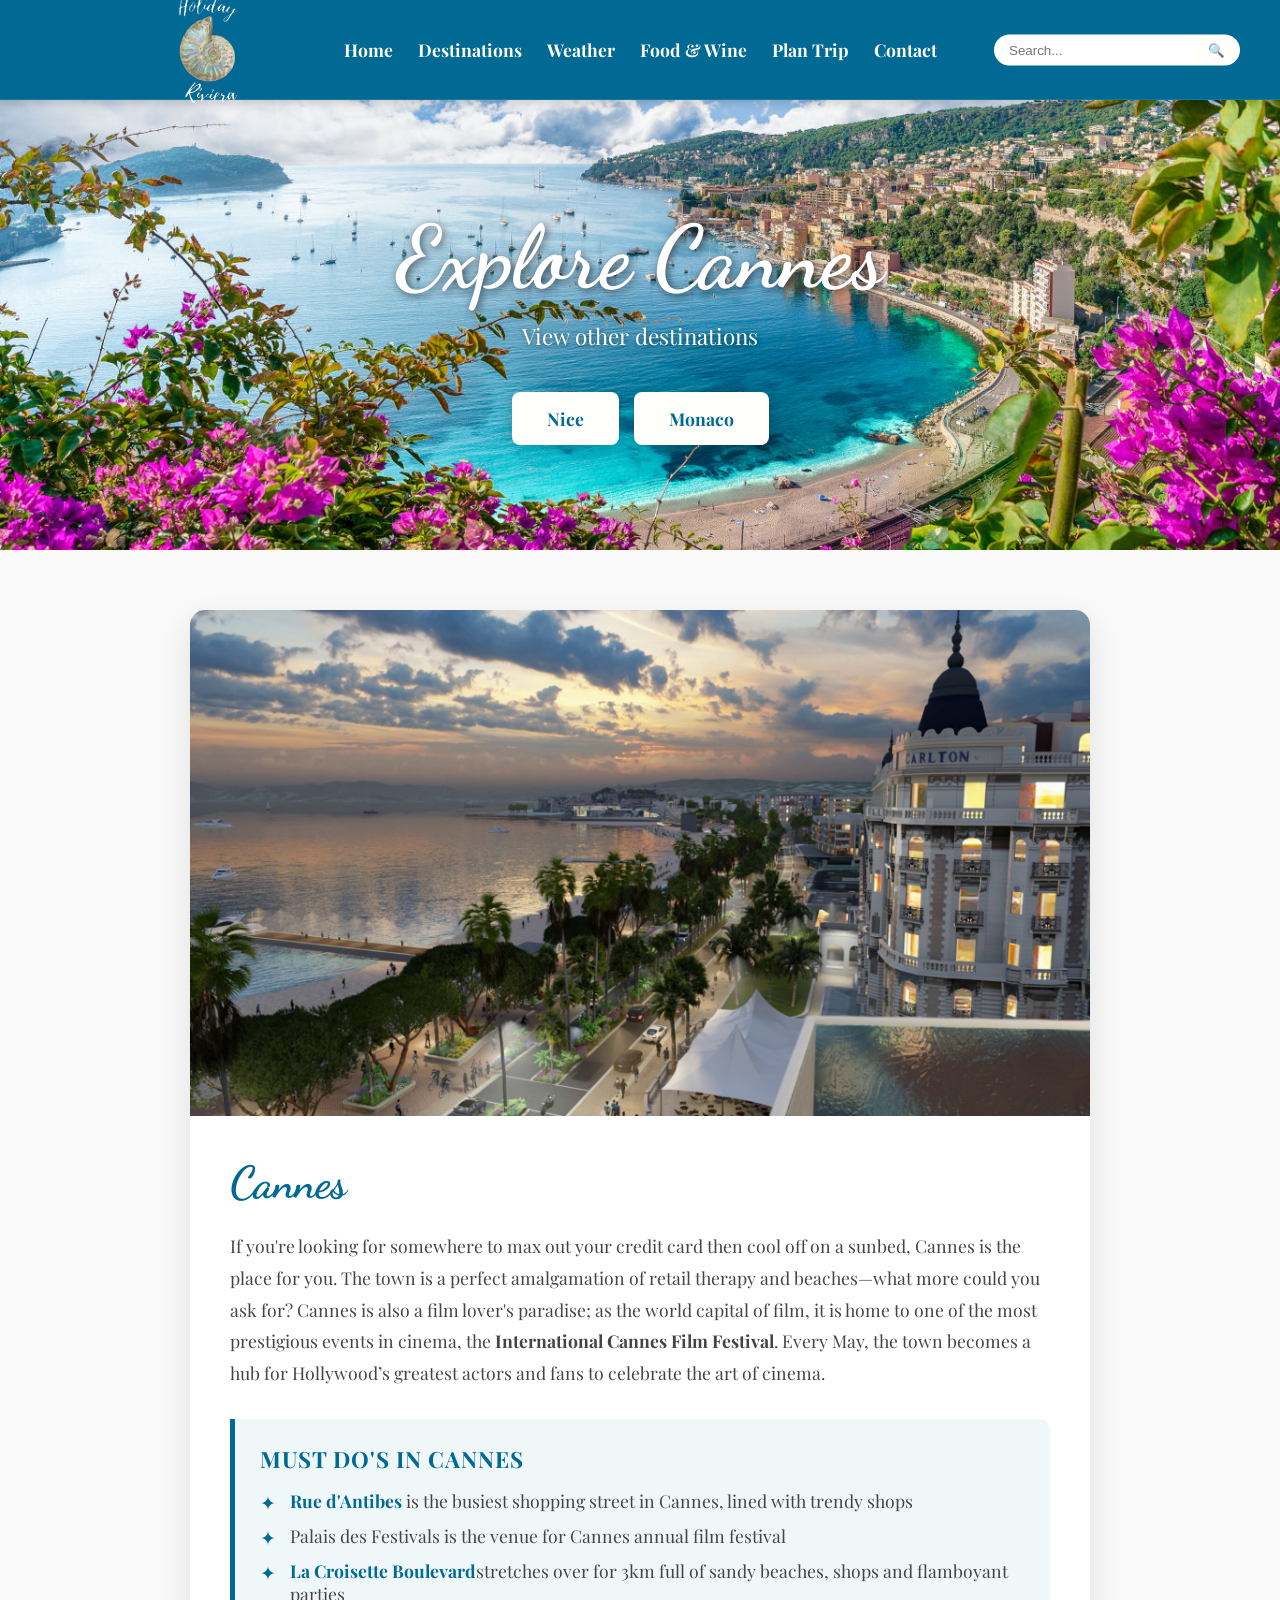
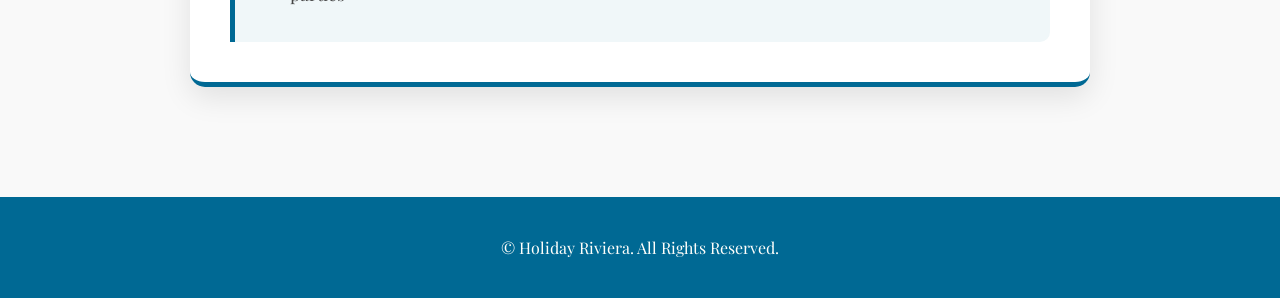
<file: cannes.html>
<!DOCTYPE html>
<html lang="en">

<head> 
    <meta charset="utf-8">
    <meta name="viewport" content="width=device-width, initial-scale=1.0">


<meta name="description" content="Experience the glamour of Cannes, the world capital of film. Shop the trendy Rue d'Antibes, relax on the sandy beaches of La Croisette, and visit the iconic Palais des Festivals.">
    <meta name="keywords" content="Cannes travel, Cannes Film Festival, La Croisette, Rue d'Antibes shopping, Palais des Festivals, Cannes beaches, luxury travel France, French Riviera cinema">
    <title>Cannes - French Riviera Guide</title>

    <link href="https://fonts.googleapis.com/css2?family=Playfair+Display:wght@400;700&family=Dancing+Script:wght@600&display=swap" rel="stylesheet">

    <link rel="stylesheet" type="text/css" href="style.css">
</head>

<body>
    
    <header class="main-header" id="destinations-header">
        <div class="header-overlay">
           <nav>
    <a href="index.html" class="logo-link">
        <img src="images/logo.png" alt="French Riviera Logo" class="nav-logo">
    </a>

    <div class="nav-links">
        <a href="index.html">Home</a>
        <a href="destinations.html">Destinations</a>
    
        <a href="weather.html">Weather</a>
        <a href="foodandculture.html">Food & Wine</a>
        <a href="planner.html">Plan Trip</a>
        <a href="contact.html">Contact</a>
    </div>

    <div class="search-container">
        <input type="text" id="searchInput" placeholder="Search...">
        <button onclick="searchSite()">🔍</button>
    </div>
</nav>
        </div>

        <div class="hero-text destination-hero">
            <h2>Explore Cannes</h2> 
        
            <p>View other destinations</p>
            <div class="dest-button-row">
                <a href="nice.html" class="hero-btn">Nice</a>
                <a href="monaco.html" class="hero-btn">Monaco</a>
            </div>
        </div>
    </header>
     <main class="content-wrapper">
        <section class="city-details-section">
            <div class="city-card">
                <div class="city-image-wrapper">
                    <img src="images/canneslandscape.jpg" alt="cannes harbour view">
                </div>
                
                <div class="city-info-content">
                    <h3>Cannes</h3>

        
                <p>
                    If you're looking for somewhere to max out your credit card then cool off on a sunbed, Cannes is the place for you. 
                    The town is a perfect amalgamation of retail therapy and beaches—what more could you ask for? 
                    Cannes is also a film lover's paradise; as the world capital of film, it is home to one of the most prestigious events in cinema, 
                    the <strong>International Cannes Film Festival</strong>. Every May, the town becomes a hub for Hollywood’s greatest actors 
                    and fans to celebrate the art of cinema.
                </p>
             <div class="must-do-box">
                        <h4>Must Do's in Cannes</h4>
                        <ul class="styled-list">
                            <li><a href="https://en.cannes-france.com/what-to-do/shopping-in-cannes/where-to-shop/shopping-rue-antibes/" target="_blank">Rue d'Antibes</a> is the busiest shopping street in Cannes, lined with trendy shops</li>
                            <li>Palais des Festivals is the venue for Cannes annual film festival</li>
                            <li><a href="https://en.cannes-france.com/discover-visit/disctricts/the-croisette/" target="_blank">La Croisette Boulevard</a>stretches over for 3km full of sandy beaches, shops and flamboyant parties</li>
                        </ul>
                    </div>
                </div>
            </div>
        </section> 
    </main>

    <footer class="main-footer">
    <div class="footer-content">
 <p>&copy; Holiday Riviera. All Rights Reserved.</p>

    </div>
</footer>

</body>
</html>
</file>
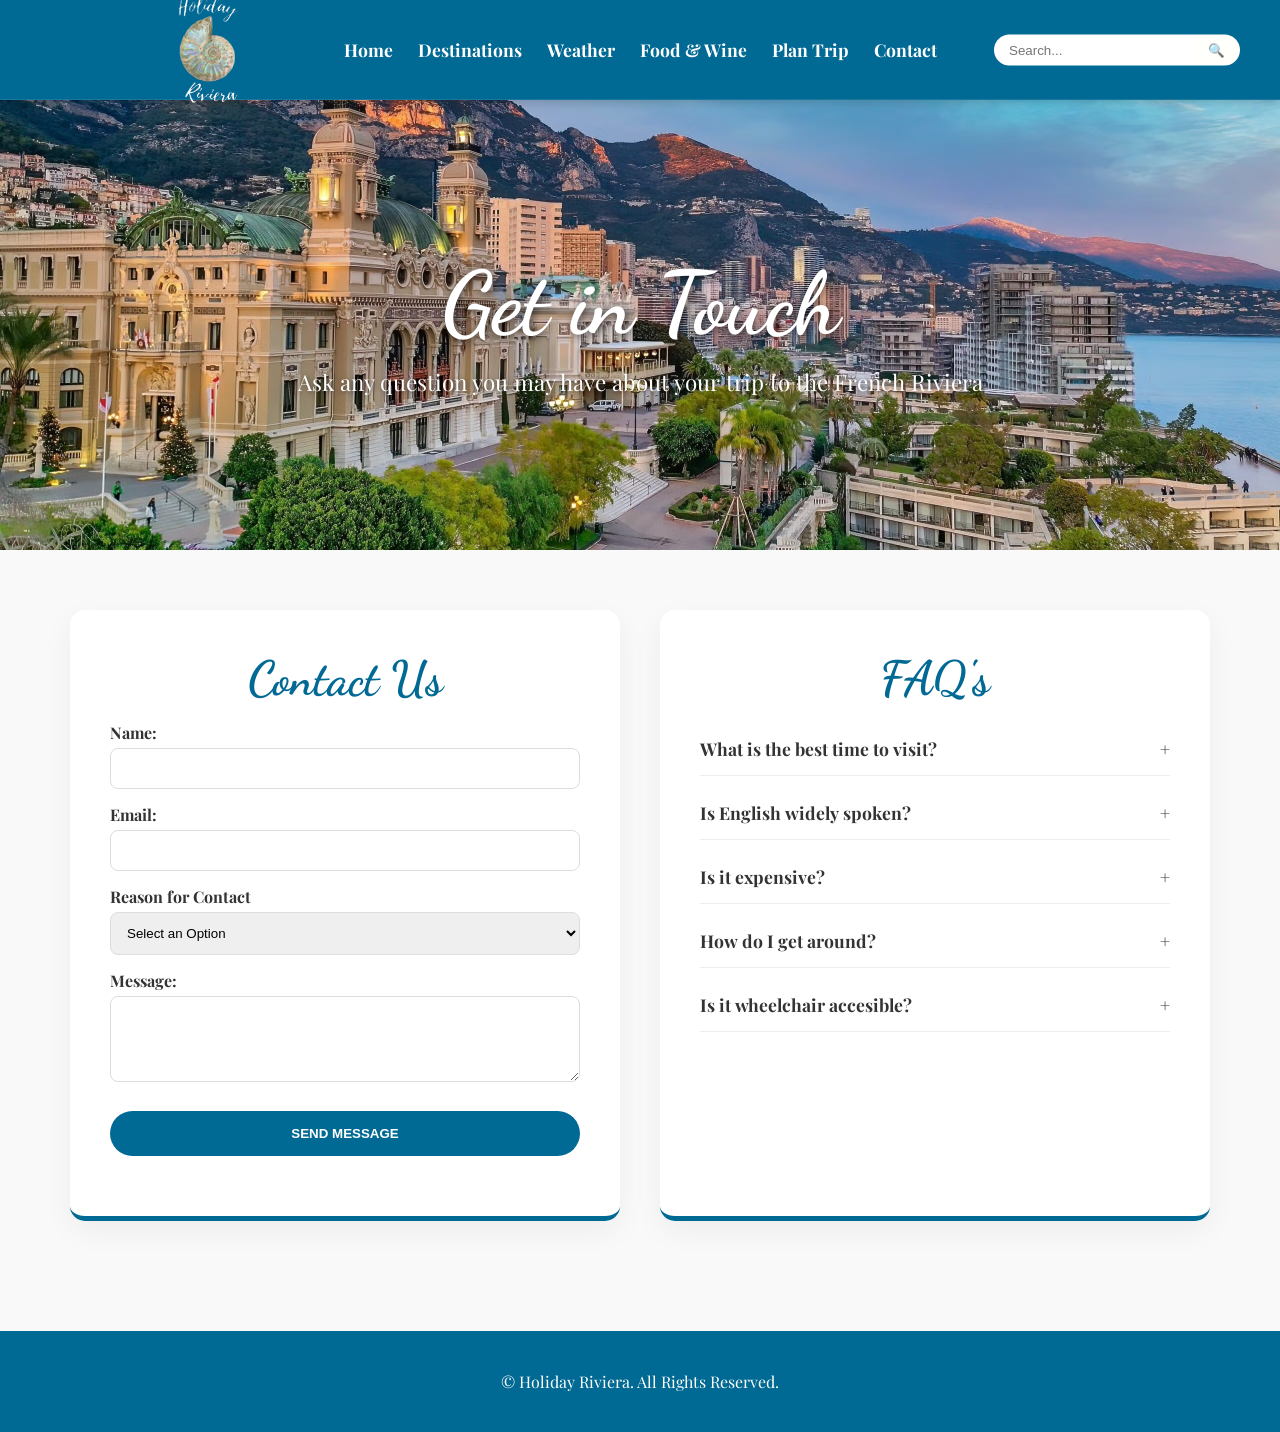
<file: contact.html>
<!DOCTYPE html>
<html lang="en">
<head>
    <meta charset="utf-8">
    <meta name="viewport" content="width=device-width, initial-scale=1.0">
    <meta name="description" content="Contact the French Riviera Travel Guide, Explore Riviera">
    <meta name="keywords" content="French Riviera contact, travel guide Nice Cannes Monaco">
    <title>Contact - French Riviera Guide</title>
    <link href="https://fonts.googleapis.com/css2?family=Playfair+Display:wght@400;700&family=Dancing+Script:wght@600&display=swap" rel="stylesheet">
    <link rel="stylesheet" href="style.css">
    
    <style>
        .contact-section-container {
            display: flex;
            justify-content: center;
            gap: 40px;
            padding: 60px 20px;
            background-color: #f9f9f9;
            flex-wrap: wrap;
        }

        .contact-card {
            background: white;
            padding: 40px;
            border-radius: 15px;
            box-shadow: 0 10px 30px rgba(0,0,0,0.05);
            border-bottom: 5px solid #006994;
            flex: 1;
            min-width: 320px;
            max-width: 550px;
        }

        .hero-text h2, .hero-text p {
            color: white !important;
        }

        h2 {
            font-family: 'Dancing Script', cursive;
            font-size: 3rem;
            color: #006994;
            margin-bottom: 15px;
            text-align: center;
        }

        .contact-card p {
            text-align: center;
            color: #666;
            margin-bottom: 25px;
        }

        
        form label {
            display: block;
            margin-top: 15px;
            font-weight: bold;
            font-family: 'Playfair Display', serif;
        }

        form input, form select, form textarea {
            width: 100%;
            padding: 12px;
            margin-top: 5px;
            border: 1px solid #ddd;
            border-radius: 8px;
        }

        .submit-btn {
            background-color: #006994;
            color: white;
            border: none;
            padding: 15px;
            width: 100%;
            border-radius: 50px;
            margin-top: 25px;
            cursor: pointer;
            font-weight: bold;
            text-transform: uppercase;
        }

        
        .faq-item {
            margin-bottom: 10px;
            border-bottom: 1px solid #eee;
        }

        .faq-question {
            width: 100%;
            text-align: left;
            background: none;
            border: none;
            padding: 15px 0;
            font-size: 1.1rem;
            font-family: 'Playfair Display', serif;
            font-weight: bold;
            color: #333;
            cursor: pointer;
            display: flex;
            justify-content: space-between;
        }

        .faq-answer {
            max-height: 0;
            overflow: hidden;
            transition: max-height 0.3s ease-out;
            color: #555;
            line-height: 1.6;
            font-size: 0.95rem;
        }

        .faq-item.active .faq-answer {
            max-height: 1000px; 
            padding-bottom: 15px;
        }
    </style>
</head>
<body>

    <header class="main-header" id="contact-header">
        <div class="header-overlay">
            <nav>
    <a href="index.html" class="logo-link">
        <img src="images/logo.png" alt="Holiday Riviera Logo" class="nav-logo">
    </a>

    <div class="nav-links">
        <a href="index.html">Home</a>
        <a href="destinations.html">Destinations</a>
    
        <a href="weather.html">Weather</a>
        <a href="foodandculture.html">Food & Wine</a>
        <a href="planner.html">Plan Trip</a>
        <a href="contact.html">Contact</a>
    </div>

    <div class="search-container">
        <input type="text" id="searchInput" placeholder="Search...">
        <button onclick="searchSite()">🔍</button>
    </div>
</nav>
        </div>
        <div class="hero-text">
            <h2>Get in Touch</h2>
            <p>Ask any question you may have about your trip to the French Riviera</p>
        </div>
    </header>

    <main class="contact-section-container">
        <div class="contact-card">
            <h2>Contact Us</h2>
            <form id="contactForm">
                <label for="contactName">Name:</label>
                <input type="text" id="contactName" required>

                <label for="contactEmail">Email:</label>
                <input type="email" id="contactEmail" required>

                <label for="contactReason">Reason for Contact</label>
                <select id="contactReason" required>
                    <option value="">Select an Option</option>
                    <option value="general">General Inquiry</option>
                    <option value="travel">Travel Inquiry</option>
                    <option value="feedback">Website Feedback</option>
                </select>

                <label for="contactMessage">Message:</label>
                <textarea id="contactMessage" rows="4" required></textarea>

                <button type="submit" class="submit-btn">Send Message</button>
            </form>
            <div id="contactResult" style="margin-top: 20px; text-align: center; color: #006994;"></div>
        </div>

        <div class="contact-card">
            <h2>FAQ's</h2>
            
            <div class="faq-item">
                <button class="faq-question">What is the best time to visit? <span>+</span></button>
                <div class="faq-answer">May to September offers the best weather.</div>
            </div>

            <div class="faq-item">
                <button class="faq-question">Is English widely spoken? <span>+</span></button>
                <div class="faq-answer">Yes, especially in tourist areas such as Nice, Cannes and Monaco.</div>
            </div>

            <div class="faq-item">
                <button class="faq-question">Is it expensive? <span>+</span></button>
                <div class="faq-answer">Yes, the French Riviera is genrally considered expensive, but it is possible to avoid the prices if you visit in off peak season, pick a budget friendly hotel in Nice or Antibes and use public transport instead of renting a car.</div>
            </div>

            <div class="faq-item">
                <button class="faq-question">How do I get around? <span>+</span></button>
                <div class="faq-answer">Car rental options are available for longer itinearies in most towns such as Nice, Cannes and Monaco, however to save money on shorter trips, bus, tram and train is advised.</div>
            </div>

            <div class="faq-item">
                <button class="faq-question">Is it wheelchair accesible? <span>+</span></button>
                <div class="faq-answer">It is moderately wheelchair friendly, while some improvements have been made in recent years offering acessibility in trams, buses, flat promenades and water chairs, there are still older areas with high sidewalks, public bathrooms and uneven ground that can create difficulty.</div>
            </div>
        </div>
    </main>

    <footer class="main-footer">
        <div class="footer-content">
            <p>&copy; Holiday Riviera. All Rights Reserved.</p>
        </div>
    </footer>

    <script src="script.js"></script>
</body>
</html>
</file>
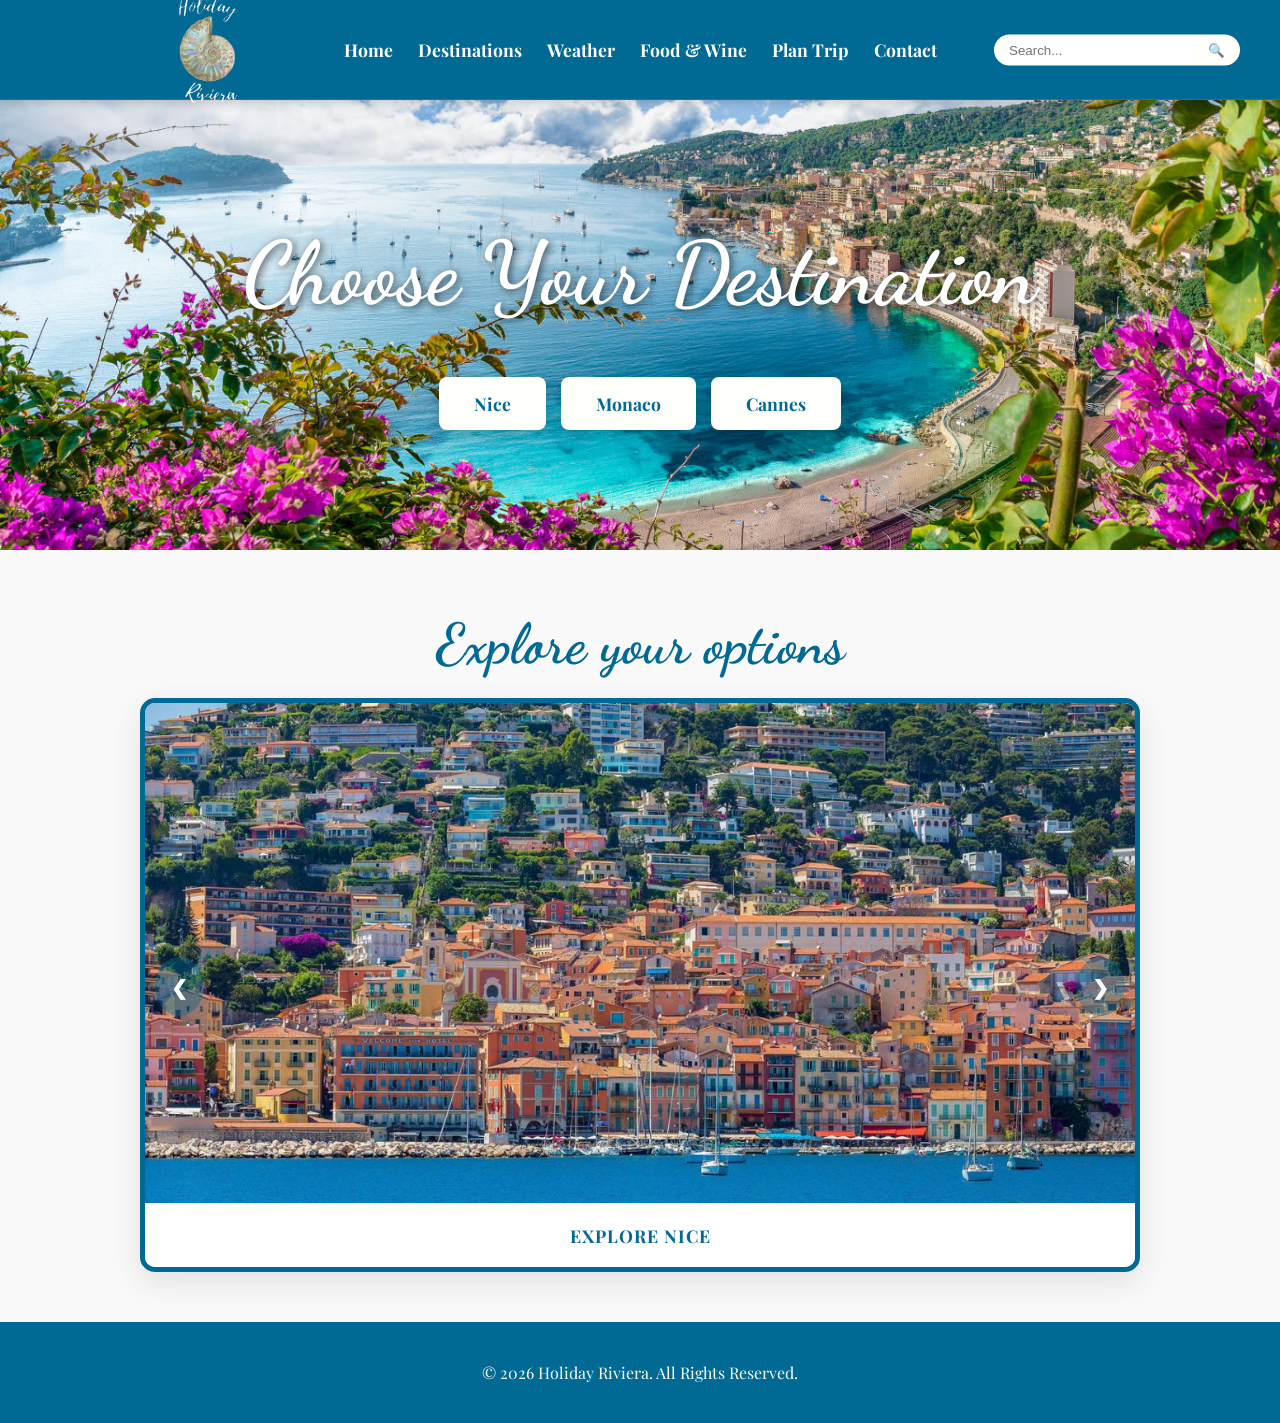
<file: destinations.html>
<!DOCTYPE html>
<html lang="en">
<head> 
    <meta charset="utf-8">
    <meta name="viewport" content="width=device-width, initial-scale=1.0">
    <title>Destinations - French Riviera Guide</title>
    <meta name="description" content="Compare and choose your perfect French Riviera destination. Explore the historic charm of Nice, the high-end luxury of Monaco, and the golden beaches of Cannes.">
    <meta name="keywords" content="French Riviera destinations, visit Nice France, Monaco travel guide, Cannes sightseeing, Cote d'Azur trip planning, best places in French Riviera, Riviera city guide">
    <link href="https://fonts.googleapis.com/css2?family=Playfair+Display:wght@400;700&family=Dancing+Script:wght@600&display=swap" rel="stylesheet">
    <link rel="stylesheet" type="text/css" href="style.css">
</head>

<body>
    <header class="main-header" id="destinations-header">
        <div class="header-overlay">
              <nav>
    <a href="index.html" class="logo-link">
        <img src="images/logo.png" alt="Holiday Riviera Logo" class="nav-logo">
    </a>

    <div class="nav-links">
        <a href="index.html">Home</a>
        <a href="destinations.html">Destinations</a>
    
        <a href="weather.html">Weather</a>
        <a href="foodandculture.html">Food & Wine</a>
        <a href="planner.html">Plan Trip</a>
        <a href="contact.html">Contact</a>
    </div>

    <div class="search-container">
        <input type="text" id="searchInput" placeholder="Search...">
        <button onclick="searchSite()">🔍</button>
    </div>
</nav>
        </div> 

        <div class="hero-text">
            <h2>Choose Your Destination</h2>
            <div class="dest-button-row">
                <a href="nice.html" class="hero-btn">Nice</a>
                <a href="monaco.html" class="hero-btn">Monaco</a>
                <a href="cannes.html" class="hero-btn">Cannes</a>
            </div>
        </div>
    </header> 

    <main class="content-wrapper">
        <div class="slideshow-wrapper">
            <h3 class="explore-title">Explore your options</h3>

            <div class="slideshow-container">
                <div class="mySlides fade">
                    <a href="nice.html">
                        <div class="slide-image-box">
                            <img src="images/nicelandscape.jpg" alt="Nice Coastline">
                        </div>
                        <div class="slide-footer">
                            <span class="footer-title">Explore Nice</span>
                        </div>
                    </a>
                </div>

                <div class="mySlides fade">
                    <a href="monaco.html">
                        <div class="slide-image-box">
                            <img src="images/monacolandscape.jpg" alt="Monaco Harbor">
                        </div>
                        <div class="slide-footer">
                            <span class="footer-title">Explore Monaco</span>
                        </div>
                    </a>
                </div>

                <div class="mySlides fade">
                    <a href="cannes.html">
                        <div class="slide-image-box">
                            <img src="images/canneslandscape.jpg" alt="Cannes Beach">
                        </div>
                        <div class="slide-footer">
                            <span class="footer-title">Explore Cannes</span>
                        </div>
                    </a>
                </div>

                <a class="prev" onclick="plusSlides(-1)">&#10094;</a>
                <a class="next" onclick="plusSlides(1)">&#10095;</a>
            </div>
        </div>
    </main>

    <footer class="main-footer">
        <div class="footer-content">
            <p>&copy; 2026 Holiday Riviera. All Rights Reserved.</p>
        </div>
    </footer>

    <script>
        let slideIndex = 1;
        showSlides(slideIndex);
        function plusSlides(n) { showSlides(slideIndex += n); }
        function showSlides(n) {
            let i;
            let slides = document.getElementsByClassName("mySlides");
            if (slides.length === 0) return; 
            if (n > slides.length) {slideIndex = 1}    
            if (n < 1) {slideIndex = slides.length}
            for (i = 0; i < slides.length; i++) { slides[i].style.display = "none"; }
            slides[slideIndex-1].style.display = "block";  
        }
    </script>
</body>
</html>
</file>
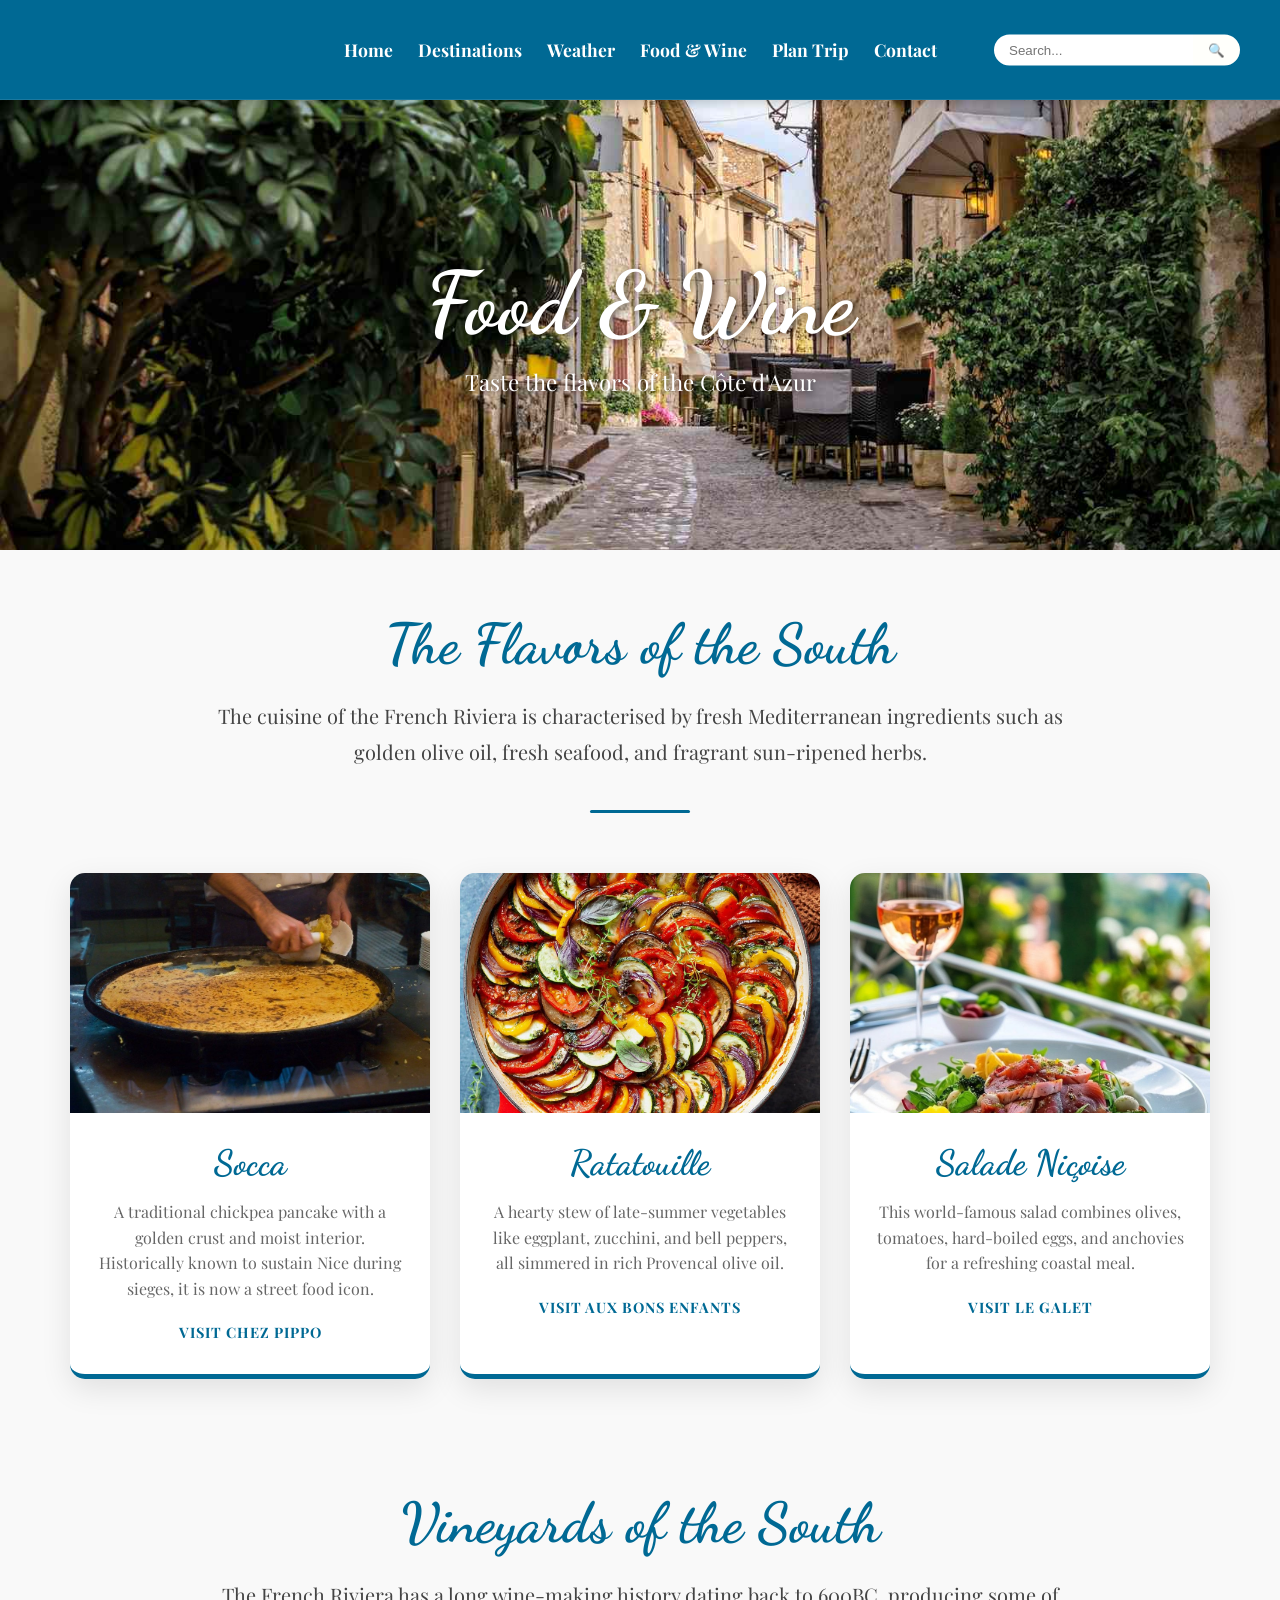
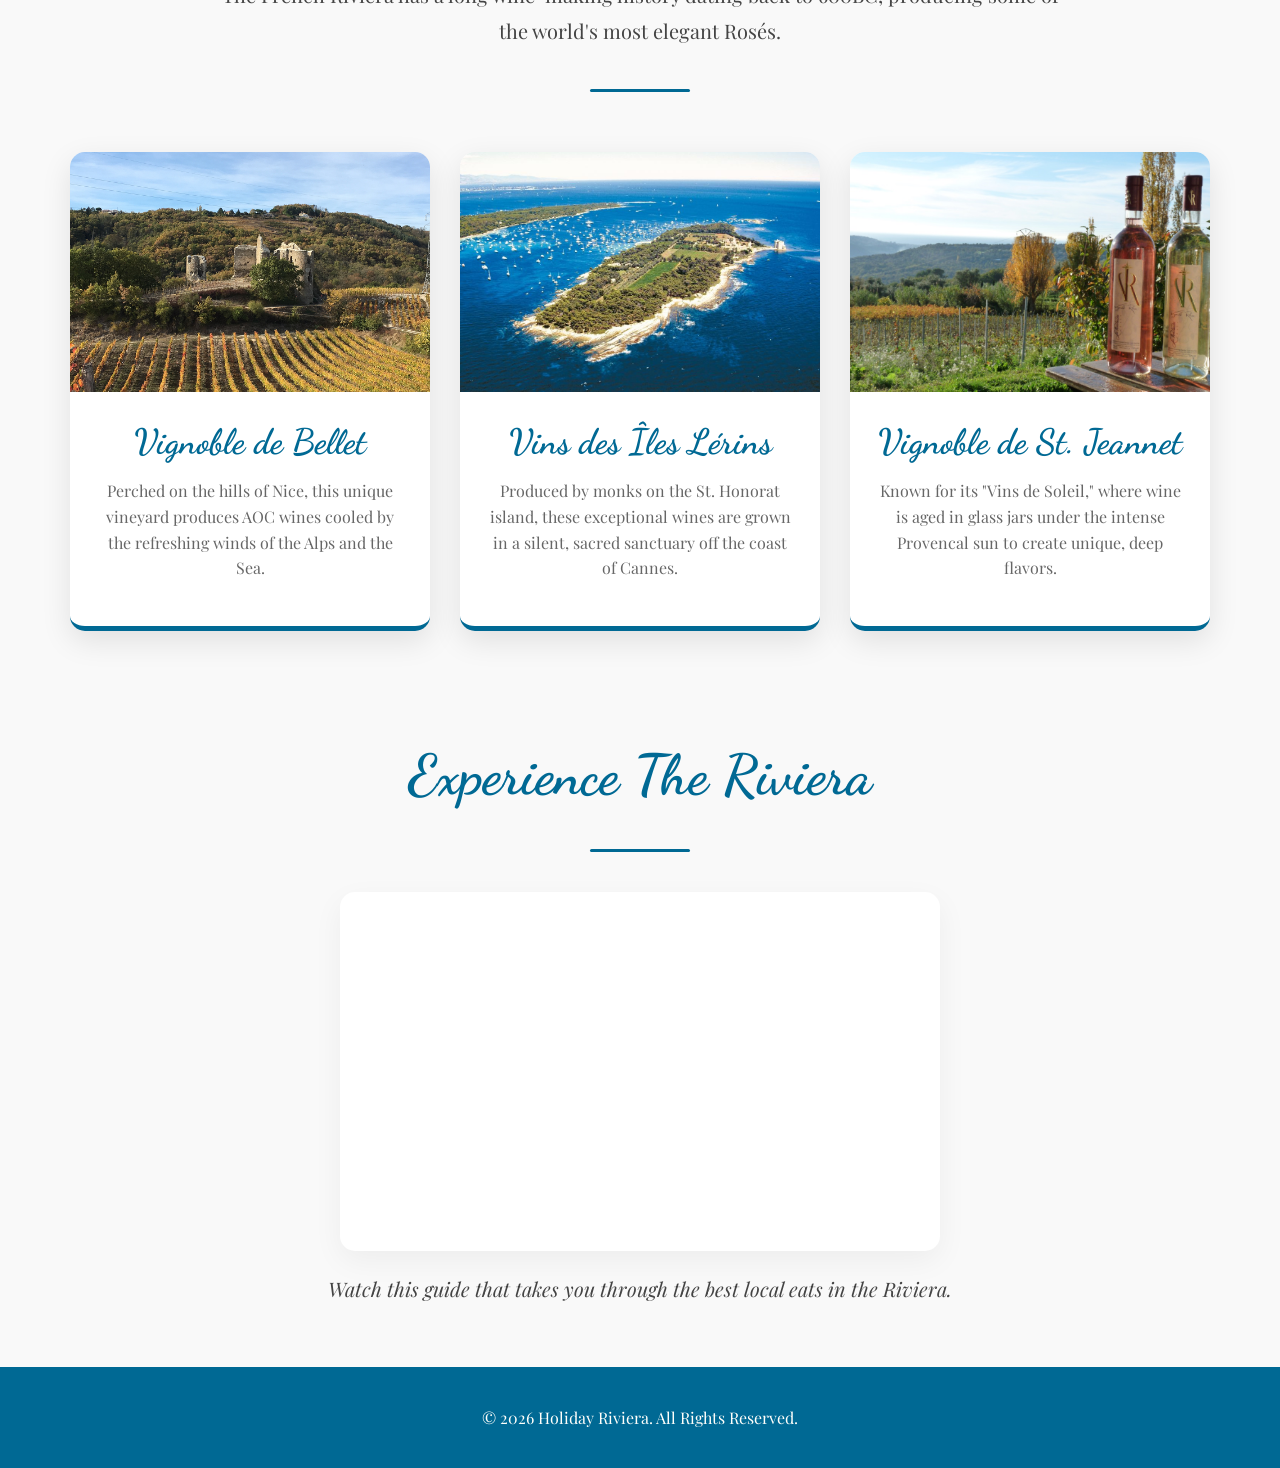
<file: foodandculture.html>
<!DOCTYPE html>
<html lang="en">
<head>
    <meta charset="utf-8">
    <meta name="viewport" content="width=device-width, initial-scale=1.0">
    <meta name="description" content="Discover food and culture in the French Riviera">
    <meta name="keywords" content="French Riviera food, Nice food, Cannes food, Monaco food, Provencal food, Provencal food and culture">

    <title>Food & Culture - French Riviera Guide</title>

    <link rel="stylesheet" type="text/css" href="style.css">
    <link href="https://fonts.googleapis.com/css2?family=Playfair+Display:wght@400;700&family=Dancing+Script:wght@600&display=swap" rel="stylesheet">
    
    <style>
       
        .experience-grid {
            padding-bottom: 50px;
        }
        .exp-card img {
            transition: transform 0.5s ease;
        }
        .exp-card:hover img {
            transform: scale(1.05); 
        }
        .video-wrapper {
            background: #fff;
            padding: 20px;
            border-radius: 15px;
            box-shadow: 0 10px 30px rgba(0,0,0,0.05);
            display: inline-block;
            max-width: 100%;
        }
    </style>
</head>

<body>
    <header class="main-header" id="food-header">
        <div class="header-overlay">
            <nav>
    <a href="index.html" class="logo-link">
    </a>

    <div class="nav-links">
        <a href="index.html">Home</a>
        <a href="destinations.html">Destinations</a>
    
        <a href="weather.html">Weather</a>
        <a href="foodandculture.html">Food & Wine</a>
        <a href="planner.html">Plan Trip</a>
        <a href="contact.html">Contact</a>
    </div>

    <div class="search-container">
        <input type="text" id="searchInput" placeholder="Search...">
        <button onclick="searchSite()">🔍</button>
    </div>
</nav>
        </div>
        <div class="hero-text">
            <h2>Food & Wine</h2>
            <p>Taste the flavors of the Côte d'Azur</p>
        </div>
    </header>

    <main>
        <section class="intro-section">
            <h3>The Flavors of the South</h3>
            <p>The cuisine of the French Riviera is characterised by fresh Mediterranean ingredients such as golden olive oil, fresh seafood, and fragrant sun-ripened herbs.</p>
            <div class="divider"></div>
        </section>

        <section class="experience-grid">
            <div class="exp-card">
                <img src="images/socca.jpg" alt="Socca Food">
                <div class="exp-content">
                    <h4>Socca</h4>
                    <p>A traditional chickpea pancake with a golden crust and moist interior. Historically known to sustain Nice during sieges, it is now a street food icon.</p>
                    <a href="https://chezpippo.com/fr" target="_blank" class="exp-link">Visit Chez Pippo</a>
                </div>
            </div>

            <div class="exp-card">
                <img src="images/ratatouille.jpg" alt="Ratatouille">
                <div class="exp-content">
                    <h4>Ratatouille</h4>
                    <p>A hearty stew of late-summer vegetables like eggplant, zucchini, and bell peppers, all simmered in rich Provencal olive oil.</p>
                    <a href="https://aux-bons-enfants-cannes.com/" target="_blank" class="exp-link">Visit Aux Bons Enfants</a>
                </div>
            </div>

            <div class="exp-card">
                <img src="images/saladenicosie.jpg" alt="Salade Nicoise">
                <div class="exp-content">
                    <h4>Salade Niçoise</h4>
                    <p>This world-famous salad combines olives, tomatoes, hard-boiled eggs, and anchovies for a refreshing coastal meal.</p>
                    <a href="https://www.galet-plage.com/en/index" target="_blank" class="exp-link">Visit Le Galet</a>
                </div>
            </div>
        </section>

        <section class="intro-section">
            <h3>Vineyards of the South</h3>
            <p>The French Riviera has a long wine-making history dating back to 600BC, producing some of the world's most elegant Rosés.</p>
            <div class="divider"></div>
        </section>

        <section class="experience-grid">
            <div class="exp-card">
                <img src="images/vignobledebelle.jpg" alt="Vignoble de Belle">
                <div class="exp-content">
                    <h4>Vignoble de Bellet</h4>
                    <p>Perched on the hills of Nice, this unique vineyard produces AOC wines cooled by the refreshing winds of the Alps and the Sea.</p>
                </div>
            </div>

            <div class="exp-card">
                <img src="images/lesvinsdesileslerins.jpg.jpg" alt="Les vins des Îles Lérins">
                <div class="exp-content">
                    <h4>Vins des Îles Lérins</h4>
                    <p>Produced by monks on the St. Honorat island, these exceptional wines are grown in a silent, sacred sanctuary off the coast of Cannes.</p>
                </div>
            </div>

            <div class="exp-card">
                <img src="images/vignobledesaintjeannet.jpg" alt="Vignoble de Saint Jeannet">
                <div class="exp-content">
                    <h4>Vignoble de St. Jeannet</h4>
                    <p>Known for its "Vins de Soleil," where wine is aged in glass jars under the intense Provencal sun to create unique, deep flavors.</p>
                </div>
            </div>
        </section>

        <section class="intro-section video-feature">
    <h3>Experience The Riviera</h3>
    <div class="divider"></div>
    
    <div class="video-wrapper">
        <iframe 
            width="560" 
            height="315" 
            src="https://www.youtube.com/embed/1BMwtpLhG70" 
            title="YouTube video player" 
            frameborder="0" 
            allow="accelerometer; autoplay; clipboard-write; encrypted-media; gyroscope; picture-in-picture; web-share" 
            allowfullscreen>
        </iframe>
    </div>

    <p class="video-caption">Watch this guide that takes you through the best local eats in the Riviera.</p>
</section>
    </main>

    <footer class="main-footer">
        <div class="footer-content">
            <p>&copy; 2026 Holiday Riviera. All Rights Reserved.</p>
        </div>
    </footer>

    <script src="script.js"></script>
</body>
</html>
</file>
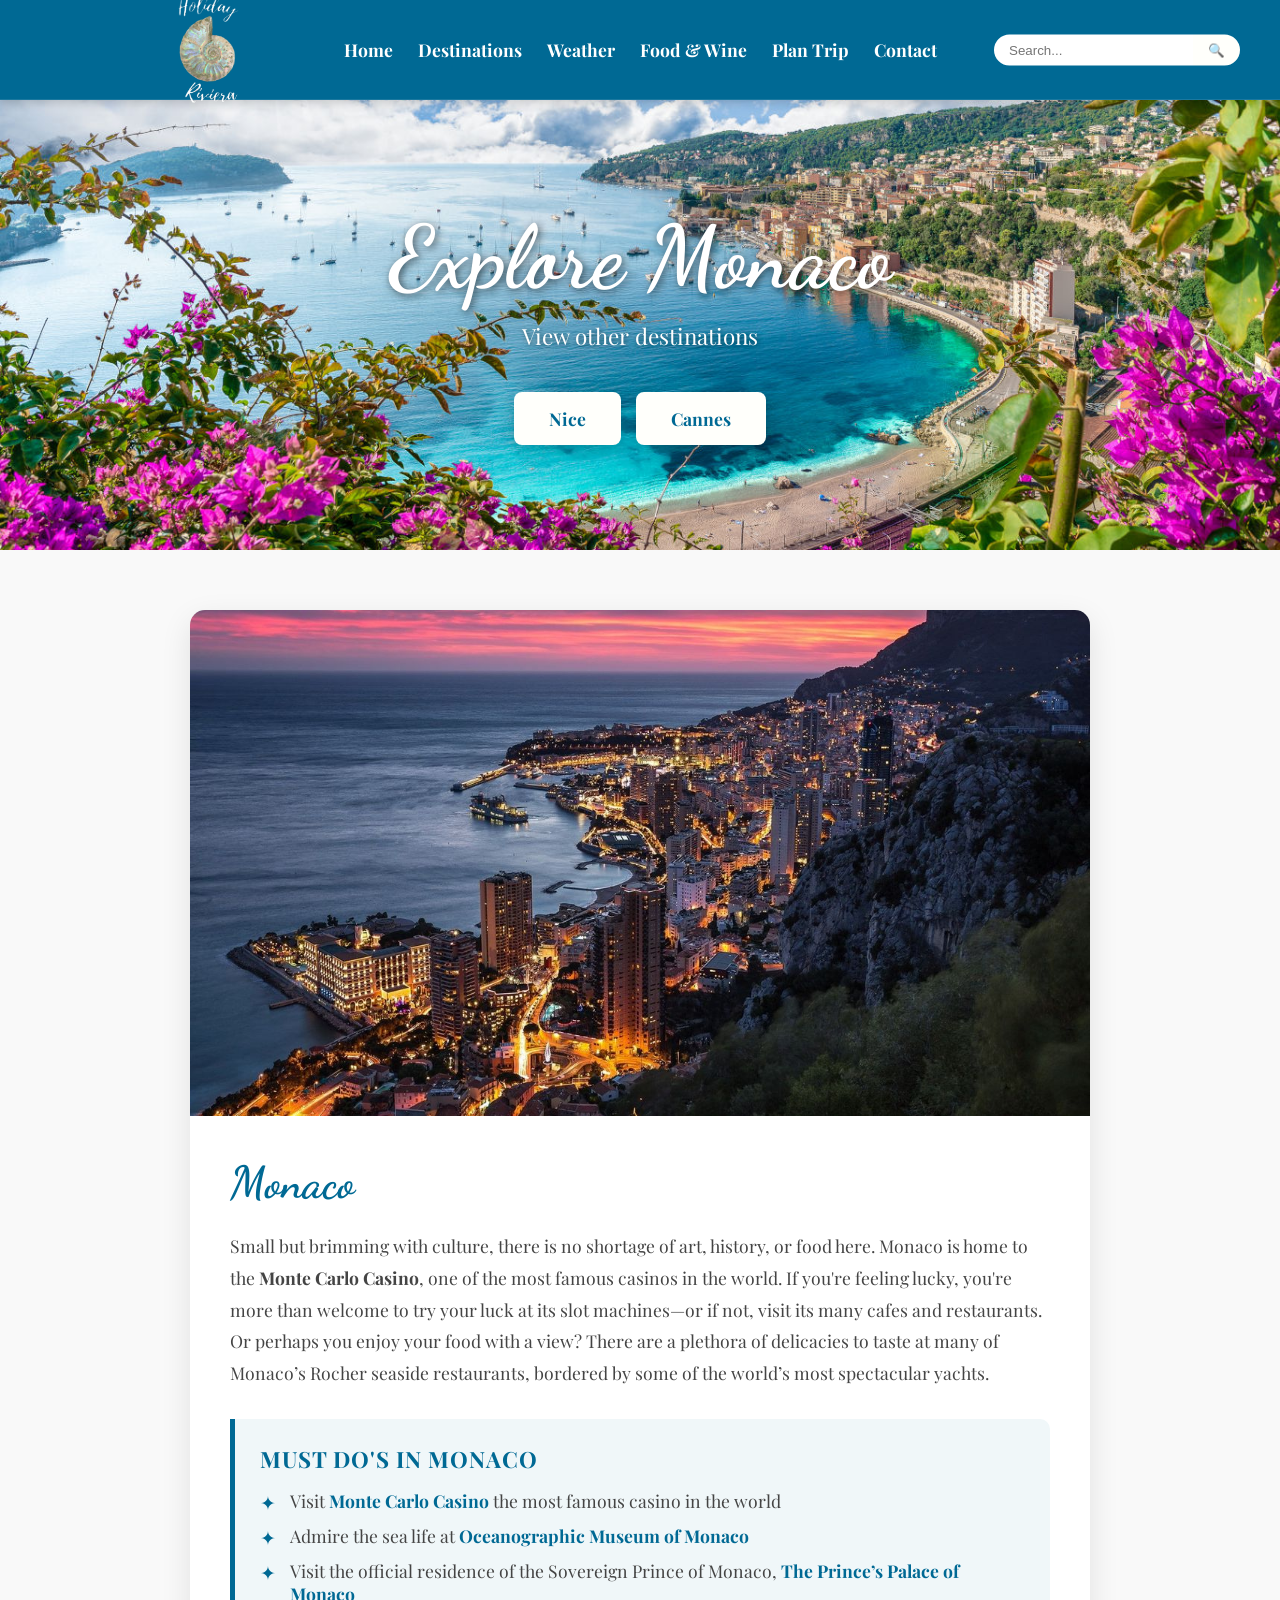
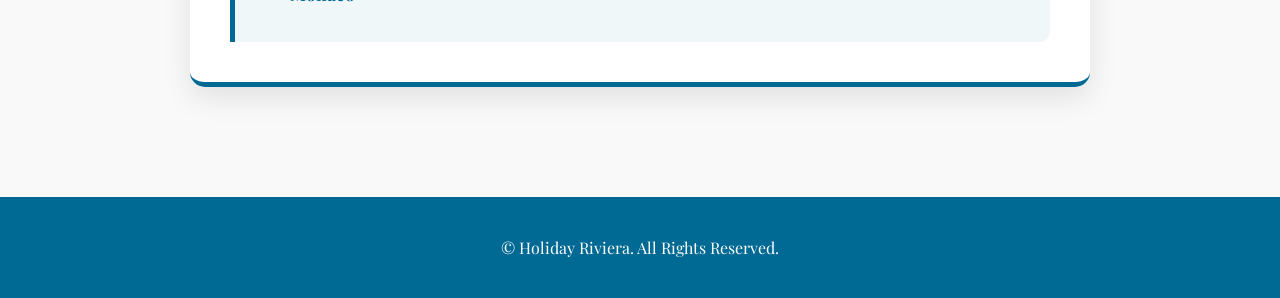
<file: monaco.html>
<!DOCTYPE html>
<html lang="en">
<head> 
    <meta charset="utf-8">
    <meta name="viewport" content="width=device-width, initial-scale=1.0">
    <title>Monaco - French Riviera Guide</title>

    <meta name="description" content="Discover the glamour of Monaco. Visit the iconic Monte Carlo Casino, explore the Prince's Palace, and enjoy luxury dining overlooking the world's most spectacular yachts.">
    <meta name="keywords" content="Monaco travel, Monte Carlo Casino, Prince's Palace Monaco, luxury travel Riviera, Oceanographic Museum Monaco, visit Monaco, Rocher restaurants, Monaco yachts">
    <link href="https://fonts.googleapis.com/css2?family=Playfair+Display:wght@400;700&family=Dancing+Script:wght@600&display=swap" rel="stylesheet">
    <link rel="stylesheet" type="text/css" href="style.css">
</head>

<body>
    <header class="main-header" id="destinations-header">
        <div class="header-overlay">
           <nav>
    <a href="index.html" class="logo-link">
        <img src="images/logo.png" alt="Holiday Riviera Logo" class="nav-logo">
    </a>

    <div class="nav-links">
        <a href="index.html">Home</a>
        <a href="destinations.html">Destinations</a>
    
        <a href="weather.html">Weather</a>
        <a href="foodandculture.html">Food & Wine</a>
        <a href="planner.html">Plan Trip</a>
        <a href="contact.html">Contact</a>
    </div>

    <div class="search-container">
        <input type="text" id="searchInput" placeholder="Search...">
        <button onclick="searchSite()">🔍</button>
    </div>
</nav>
        </div> 

        <div class="hero-text">
            <h2>Explore Monaco</h2> 
            <p>View other destinations</p>
            <div class="dest-button-row">
                <a href="nice.html" class="hero-btn">Nice</a>
                <a href="cannes.html" class="hero-btn">Cannes</a>
            </div>
        </div>
    </header> 

    <main class="content-wrapper">
        <section class="city-details-section">
            <div class="city-card">
                <div class="city-image-wrapper">
                    <img src="images/monacolandscape.jpg" alt="monaco harbour view">
                </div>
                
                <div class="city-info-content">
                    <h3>Monaco</h3>
                    <p>
                        Small but brimming with culture, there is no shortage of art, history, or food here. 
                        Monaco is home to the <strong>Monte Carlo Casino</strong>, one of the most famous casinos in the world. 
                        If you're feeling lucky, you're more than welcome to try your luck at its slot machines—or if not, 
                        visit its many cafes and restaurants. Or perhaps you enjoy your food with a view? 
                        There are a plethora of delicacies to taste at many of Monaco’s Rocher seaside restaurants, 
                        bordered by some of the world’s most spectacular yachts.
                    </p>

                    <div class="must-do-box">
                        <h4>Must Do's in Monaco</h4>
                        <ul class="styled-list">
                            <li>Visit <a href="https://www.tripadvisor.ie/Attraction_Review-g190409-d195263-Reviews-Casino_De_Monte_carlo-Monte_Carlo.html" target="_blank">Monte Carlo Casino</a> the most famous casino in the world</li>
                            <li>Admire the sea life at <a href="https://www.tripadvisor.ie/Attraction_Review-g190409-d195271-Reviews-Oceanographic_Museum_of_Monaco-Monte_Carlo.html" target="_blank">Oceanographic Museum of Monaco</a></li>
                            <li>Visit the official residence of the Sovereign Prince of Monaco, <a href="https://www.palais.mc/en/museum-and-visits/the-cars-collection-of-h-s-h-the-prince-of-monaco-1-27.html" target="_blank">The Prince’s Palace of Monaco</a></li>
                        </ul>
                    </div>
                </div>
            </div>
        </section> 
    </main>

    <footer class="main-footer">
        <div class="footer-content">
            <p>&copy; Holiday Riviera. All Rights Reserved.</p>
        </div>
    </footer>
</body>
</html>
</file>
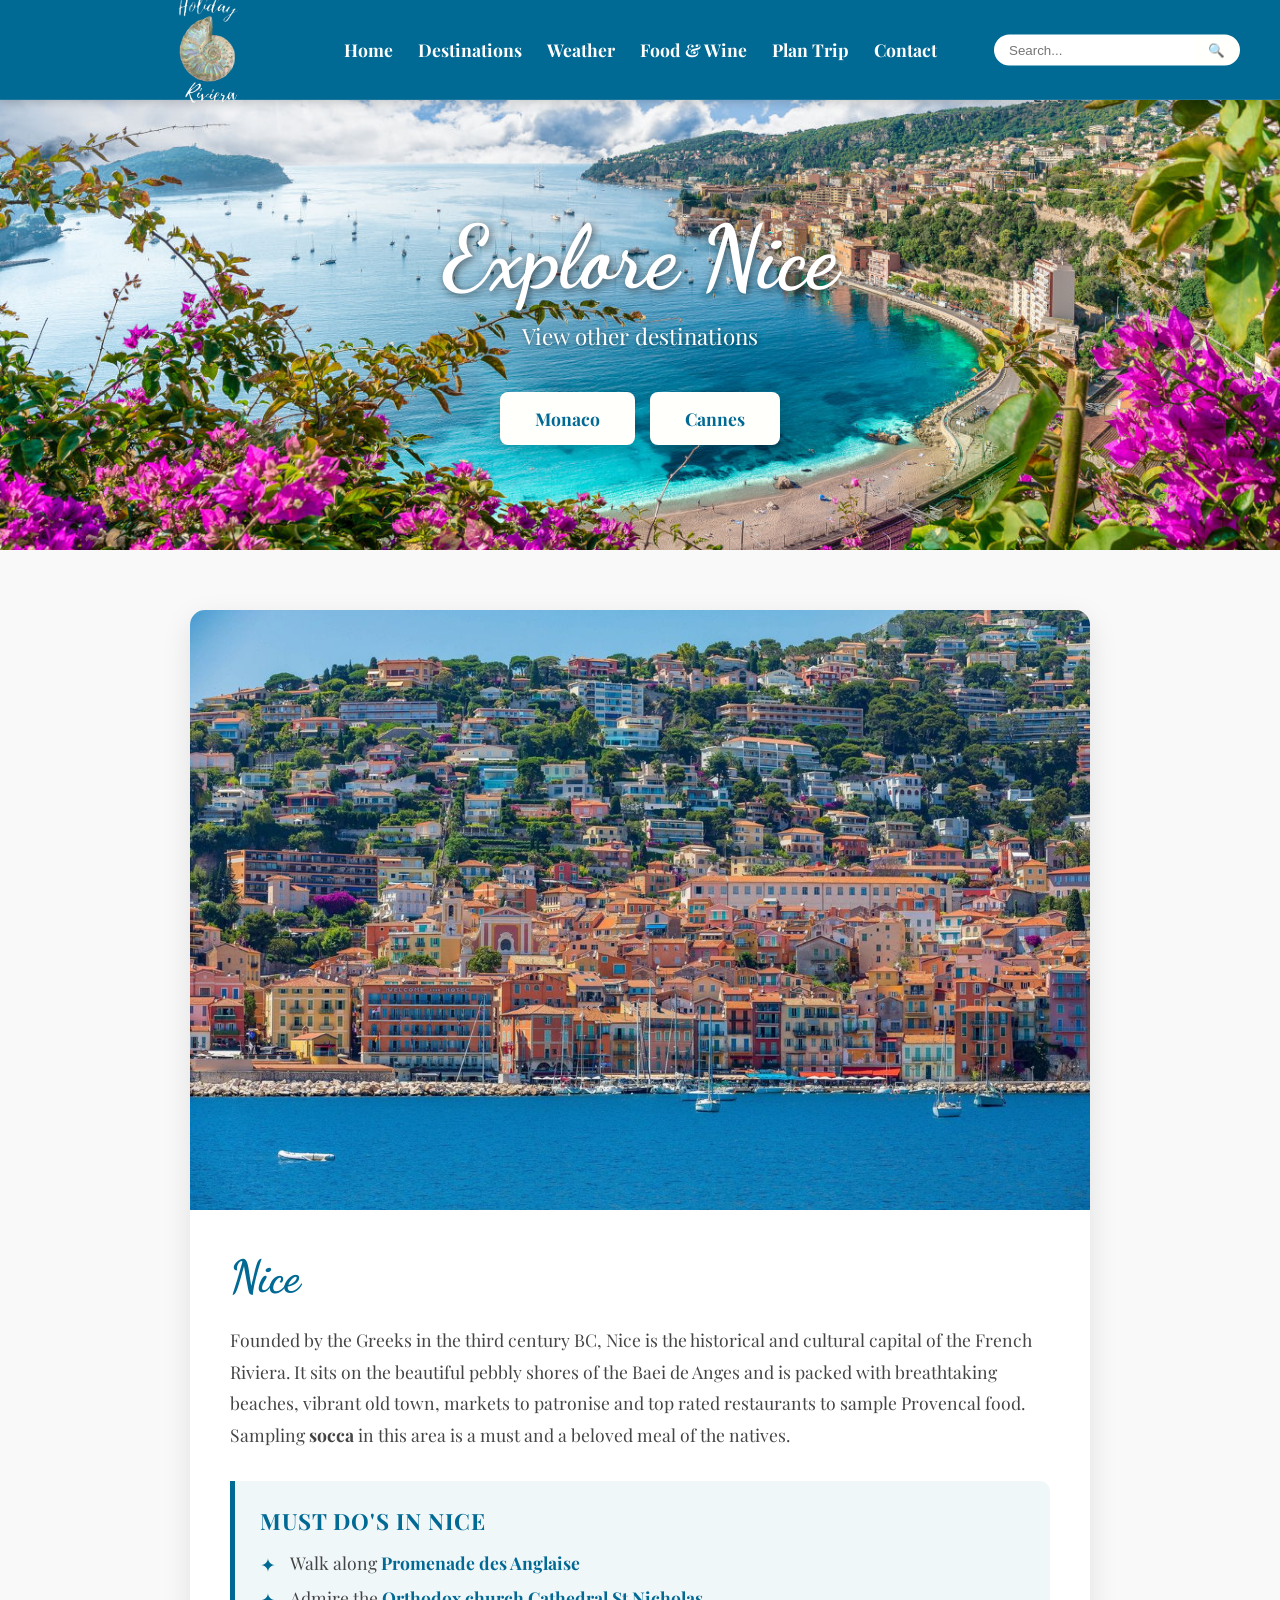
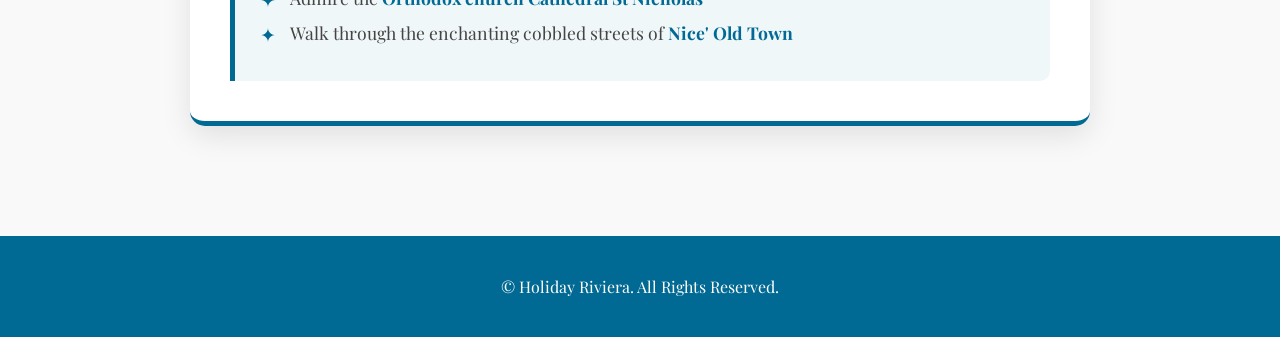
<file: nice.html>
<!DOCTYPE html>
<html lang="en">
<head> 
    <meta charset="utf-8">
    <meta name="viewport" content="width=device-width, initial-scale=1.0">
    <title>Nice - French Riviera Guide</title>


    <meta name="description" content="Explore Nice, the cultural capital of the French Riviera. Discover the historic Old Town, walk the Promenade des Anglais, and taste authentic Socca in this sun-drenched Mediterranean gem.">
    <meta name="keywords" content="Nice France travel, Promenade des Anglais, Old Town Nice, Socca Nice, St Nicholas Cathedral Nice, French Riviera culture, visit Nice, Baie des Anges">
    <link href="https://fonts.googleapis.com/css2?family=Playfair+Display:wght@400;700&family=Dancing+Script:wght@600&display=swap" rel="stylesheet">
    <link rel="stylesheet" type="text/css" href="style.css">
</head>

<body>
    <header class="main-header" id="destinations-header">
        <div class="header-overlay">
            <nav>
    <a href="index.html" class="logo-link">
        <img src="images/logo.png" alt="Holiday Riviera Logo" class="nav-logo">
    </a>

    <div class="nav-links">
        <a href="index.html">Home</a>
        <a href="destinations.html">Destinations</a>
    
        <a href="weather.html">Weather</a>
        <a href="foodandculture.html">Food & Wine</a>
        <a href="planner.html">Plan Trip</a>
        <a href="contact.html">Contact</a>
    </div>

    <div class="search-container">
        <input type="text" id="searchInput" placeholder="Search...">
        <button onclick="searchSite()">🔍</button>
    </div>
</nav>
        </div> 

        <div class="hero-text">
            <h2>Explore Nice</h2> 
            <p>View other destinations</p>
            <div class="dest-button-row">
                <a href="monaco.html" class="hero-btn">Monaco</a>
                <a href="cannes.html" class="hero-btn">Cannes</a>
            </div>
        </div>
    </header> 

    <main class="content-wrapper">
        <section class="city-details-section">
            <div class="city-card">
                <div class="city-image-wrapper">
                    <img src="images/nicelandscape.jpg" alt="nice coastline">
                </div>
                
                <div class="city-info-content">
                    <h3>Nice</h3>
                    <p>
                        Founded by the Greeks in the third century BC, Nice is the historical and cultural capital of the French Riviera. 
                        It sits on the beautiful pebbly shores of the Baei de Anges and is packed with breathtaking beaches, vibrant old town, 
                        markets to patronise and top rated restaurants to sample Provencal food. 
                        Sampling <strong>socca</strong> in this area is a must and a beloved meal of the natives.
                    </p>

                    <div class="must-do-box">
                        <h4>Must Do's in Nice</h4>
                        <ul class="styled-list">
                            <li>Walk along <a href="https://www.tripadvisor.ie/Attraction_Review-g187234-d195658-Reviews-Promenade_des_Anglais-Nice_French_Riviera_Cote_d_Azur_Provence_Alpes_Cote_d_Azur.html" target="_blank">Promenade des Anglaise</a></li>
                            <li>Admire the <a href="https://www.tripadvisor.ie/Attraction_Review-g187234-d195663-Reviews-Cathedrale_Saint_Nicolas_a_Nice-Nice_French_Riviera_Cote_d_Azur_Provence_Alpes_Cot.html" target="_blank">Orthodox church Cathedral St Nicholas</a></li>
                            <li>Walk through the enchanting cobbled streets of <a href="https://www.tripadvisor.ie/Attraction_Review-g187234-d254286-Reviews-Old_Town-Nice_French_Riviera_Cote_d_Azur_Provence_Alpes_Cote_d_Azur.html" target="_blank">Nice' Old Town</a></li>
                        </ul>
                    </div>
                </div>
            </div>
        </section> 
    </main>

    <footer class="main-footer">
        <div class="footer-content">
            <p>&copy; Holiday Riviera. All Rights Reserved.</p>
        </div>
    </footer>
</body>
</html>
</file>
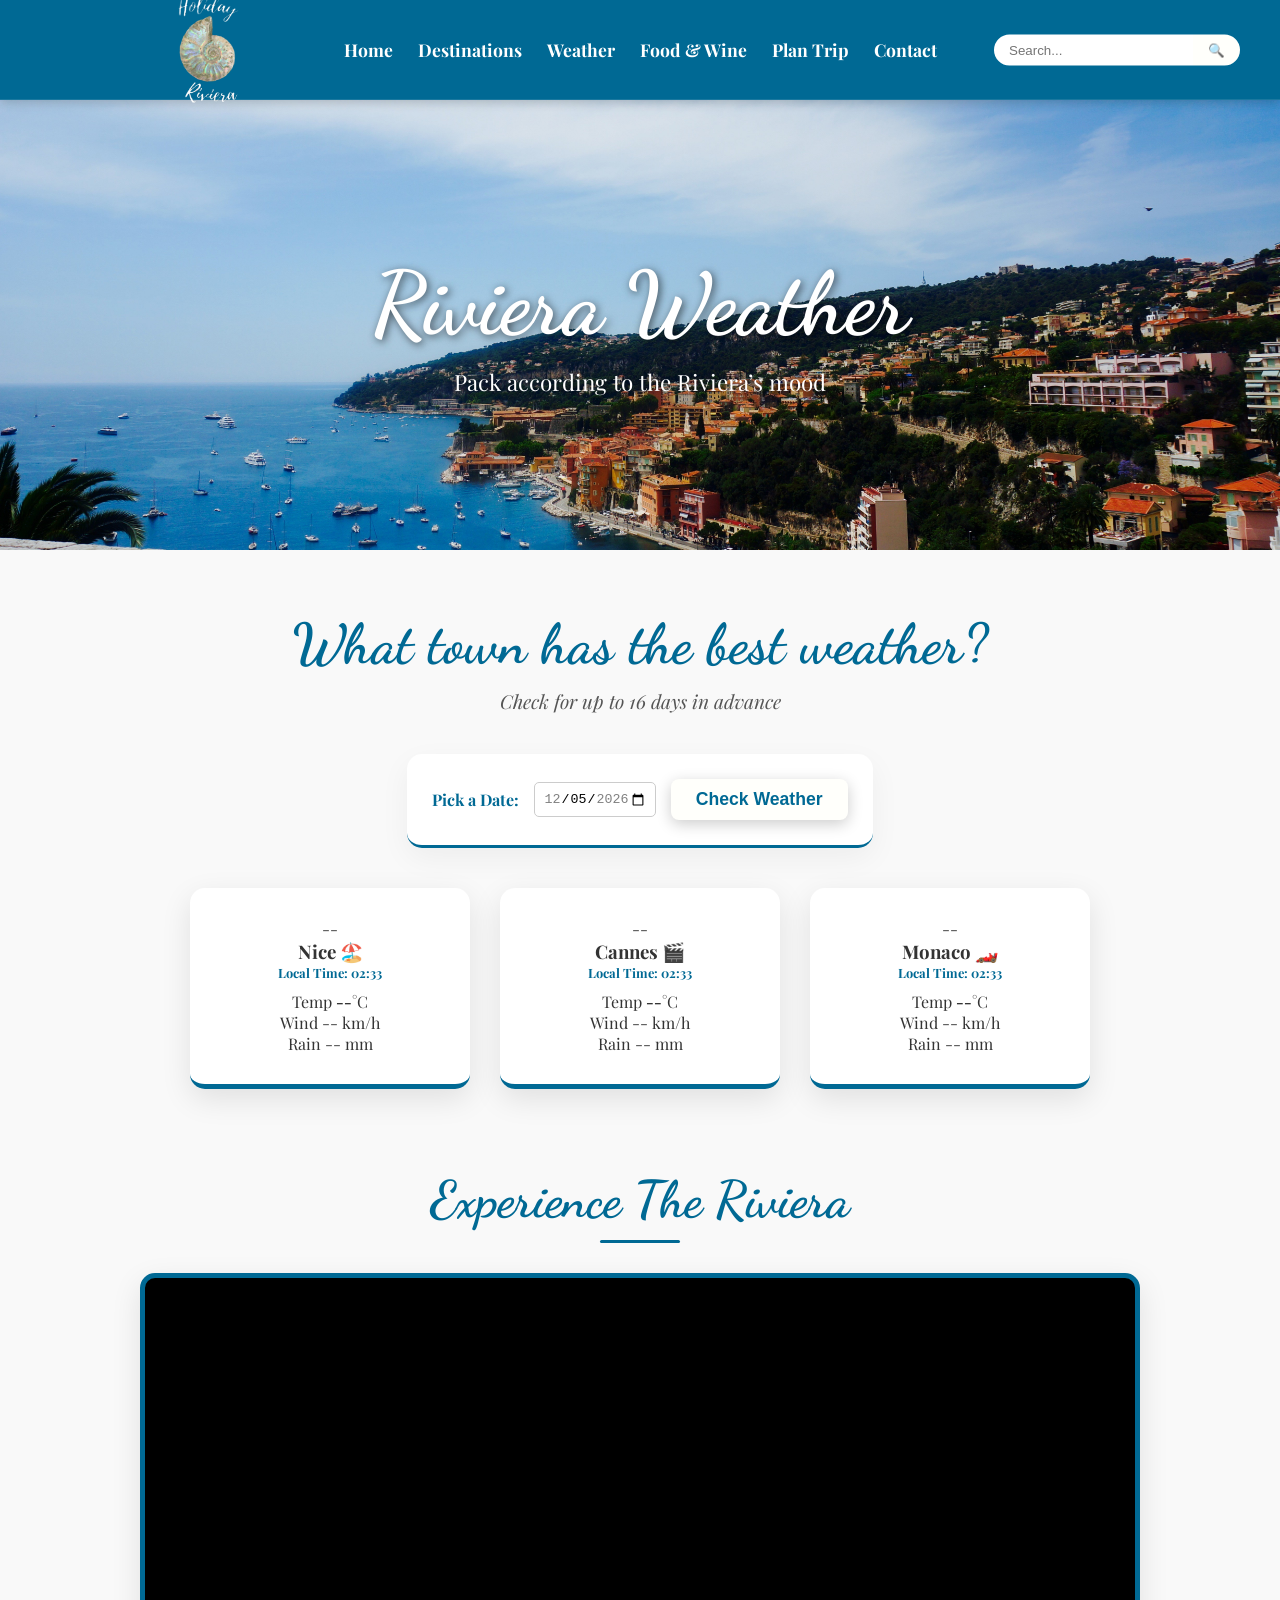
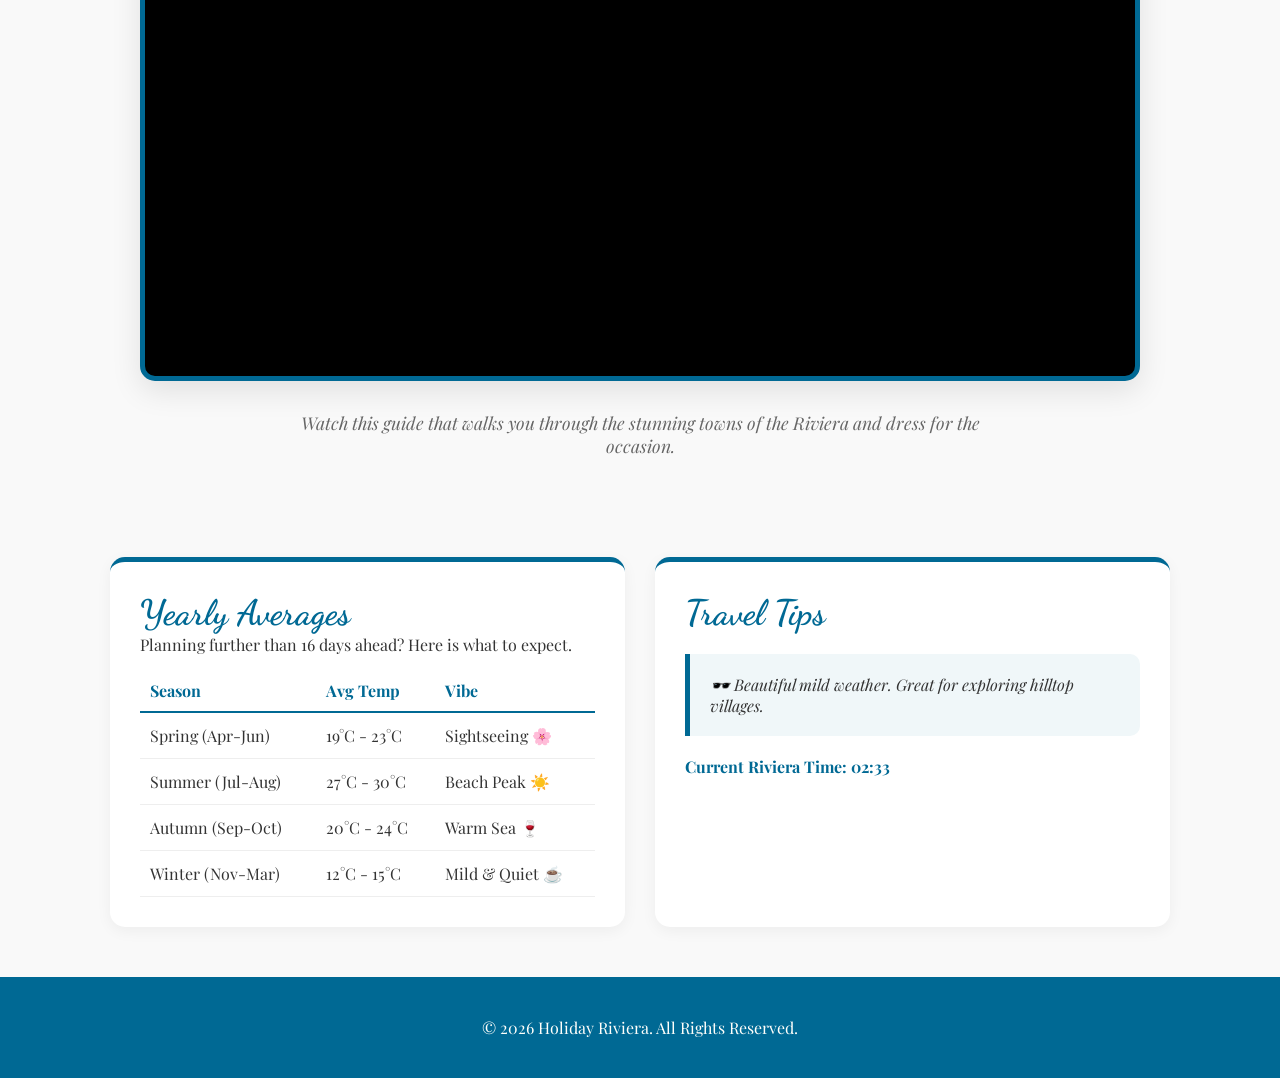
<file: weather.html>
<!DOCTYPE html>
<html lang="en">
<head>
    <meta charset="utf-8">
    <meta name="viewport" content="width=device-width, initial-scale=1.0">
    <title>Weather - French Riviera Guide</title>

    <meta name="description" content="Check the 16-day weather forecast for Nice, Cannes, and Monaco. Plan your trip with our Riviera seasonal averages and travel tips to pack perfectly for the Mediterranean climate.">
    <meta name="keywords" content="French Riviera weather, Nice weather forecast, Cannes 16 day forecast, Monaco climate, best time to visit French Riviera, Riviera seasonal averages, packing for South of France">

    <link href="https://fonts.googleapis.com/css2?family=Playfair+Display:wght@400;700&family=Dancing+Script:wght@600&display=swap" rel="stylesheet">
    <link rel="stylesheet" type="text/css" href="style.css">
    
    <style>
        .weather-section-container {
            display: flex;
            flex-direction: column;
            align-items: center;
            padding: 60px 20px 20px;
            background-color: #f9f9f9;
            text-align: center;
        }

        .weather-section-container h2 {
            font-family: 'Dancing Script', cursive;
            font-size: 3.5rem;
            margin-bottom: 10px;
            color: #006994;
        }

        .weather-section-container p {
            font-family: 'Playfair Display', serif;
            font-size: 1.2rem;
            color: #555;
            font-style: italic;
        }

        .controls {
            background: white;
            padding: 25px;
            border-radius: 15px;
            box-shadow: 0 10px 30px rgba(0,0,0,0.05);
            margin: 40px 0;
            display: flex;
            gap: 15px;
            align-items: center;
            border-bottom: 3px solid #006994;
        }

        .weather-container {
            display: flex;
            gap: 30px;
            flex-wrap: wrap;
            justify-content: center;
            max-width: 1200px;
        }

        .weather-box {
            background-color: white;
            border-radius: 15px;
            padding: 30px;
            width: 280px;
            text-align: center;
            box-shadow: 0 10px 30px rgba(0,0,0,0.1);
            transition: transform 0.3s ease;
            color: #333;
            border-bottom: 5px solid #006994;
        }

        
        .video-feature-section {
            padding: 60px 20px;
            background-color: #f9f9f9;
            text-align: center;
        }

        .video-container {
            max-width: 1000px;
            margin: 30px auto;
            border: 5px solid #006994; 
            border-radius: 15px;
            overflow: hidden;
            box-shadow: 0 10px 30px rgba(0,0,0,0.1);
            background-color: #000;
        }

        .video-container video {
            width: 100%;
            display: block;
        }

        .video-caption {
            font-family: 'Playfair Display', serif;
            font-style: italic;
            color: #666;
            margin-top: 20px;
            font-size: 1.1rem;
            max-width: 700px;
            margin-left: auto;
            margin-right: auto;
        }
       

        .weather-info-grid {
            display: flex;
            gap: 30px;
            max-width: 1100px;
            margin: 40px auto;
            padding: 0 20px;
        }

        .averages-table {
            width: 100%;
            border-collapse: collapse;
            margin-top: 15px;
        }

        .averages-table th {
            text-align: left;
            color: #006994;
            border-bottom: 2px solid #006994;
            padding: 10px;
        }

        .averages-table td {
            padding: 12px 10px;
            border-bottom: 1px solid #eee;
        }

        .tip-box {
            background: #f0f7f9;
            padding: 20px;
            border-left: 5px solid #006994;
            border-radius: 0 10px 10px 0;
            font-style: italic;
            margin: 20px 0;
        }

        @media (max-width: 768px) {
            .weather-info-grid { flex-direction: column; }
            .controls { flex-direction: column; width: 100%; }
        }
    </style>
</head>

<body>
    <header class="main-header" id="weather-header">
        <div class="header-overlay">
           <nav>
    <a href="index.html" class="logo-link">
        <img src="images/logo.png" alt="Holiday Riviera Logo" class="nav-logo">
    </a>

    <div class="nav-links">
        <a href="index.html">Home</a>
        <a href="destinations.html">Destinations</a>
    
        <a href="weather.html">Weather</a>
        <a href="foodandculture.html">Food & Wine</a>
        <a href="planner.html">Plan Trip</a>
        <a href="contact.html">Contact</a>
    </div>

    <div class="search-container">
        <input type="text" id="searchInput" placeholder="Search...">
        <button onclick="searchSite()">🔍</button>
    </div>
</nav>
        </div> 
        <div class="hero-text">
            <h2>Riviera Weather</h2>
            <p>Pack according to the Riviera’s mood</p>
        </div>
    </header> 

    <div class="weather-section-container">
        <h2>What town has the best weather?</h2>
        <p>Check for up to 16 days in advance</p>
        
        <div class="controls">
            <label for="weather-date" style="font-weight: bold; color: #006994;">Pick a Date:</label>
            <input type="date" id="weather-date" style="padding: 8px; border-radius: 5px; border: 1px solid #ccc;">
            <button onclick="updateAllWeather()" class="hero-btn" style="margin-top: 0; padding: 10px 25px; border: none; cursor: pointer;">Check Weather</button>
        </div>

        <div class="weather-container">
            <div class="weather-box" id="box-nice">
                <div class="date-display" id="display-date-nice">--</div>
                <h3>Nice 🏖️</h3>
                <div class="local-time-small" style="font-size: 0.8rem; color: #006994; margin-bottom: 10px; font-weight: bold;">Local Time: <span class="city-time">--:--</span></div>
                <div class="data-point"><span>Temp</span> <span id="temp-nice" style="font-weight: bold;">--</span>°C</div>
                <div class="data-point"><span>Wind</span> <span id="wind-nice">--</span> km/h</div>
                <div class="data-point"><span>Rain</span> <span id="rain-nice">--</span> mm</div>
            </div>

            <div class="weather-box" id="box-cannes">
                <div class="date-display" id="display-date-cannes">--</div>
                <h3>Cannes 🎬</h3>
                <div class="local-time-small" style="font-size: 0.8rem; color: #006994; margin-bottom: 10px; font-weight: bold;">Local Time: <span class="city-time">--:--</span></div>
                <div class="data-point"><span>Temp</span> <span id="temp-cannes" style="font-weight: bold;">--</span>°C</div>
                <div class="data-point"><span>Wind</span> <span id="wind-cannes">--</span> km/h</div>
                <div class="data-point"><span>Rain</span> <span id="rain-cannes">--</span> mm</div>
            </div>

            <div class="weather-box" id="box-monaco">
                <div class="date-display" id="display-date-monaco">--</div>
                <h3>Monaco 🏎️</h3>
                <div class="local-time-small" style="font-size: 0.8rem; color: #006994; margin-bottom: 10px; font-weight: bold;">Local Time: <span class="city-time">--:--</span></div>
                <div class="data-point"><span>Temp</span> <span id="temp-monaco" style="font-weight: bold;">--</span>°C</div>
                <div class="data-point"><span>Wind</span> <span id="wind-monaco">--</span> km/h</div>
                <div class="data-point"><span>Rain</span> <span id="rain-monaco">--</span> mm</div>
            </div>
        </div>
    </div>

    <section class="video-feature-section">
    <h3 style="font-family: 'Dancing Script', cursive; font-size: 3.2rem; color: #006994; margin-bottom: 10px;">Experience The Riviera</h3>
    <div class="divider" style="width: 80px; height: 3px; background-color: #006994; margin: 0 auto 30px;"></div>
    
    <div class="video-container">
        <iframe 
            width="560" 
            height="315" 
            src="https://www.youtube.com/embed/fKD-A4s7RGg" 
            title="Riviera Travel Guide" 
            frameborder="0" 
            allow="accelerometer; autoplay; clipboard-write; encrypted-media; gyroscope; picture-in-picture; web-share" 
            allowfullscreen 
            style="width: 100%; height: 100%; aspect-ratio: 16/9; border: none;">
        </iframe>
    </div>

    <p class="video-caption">Watch this guide that walks you through the stunning towns of the Riviera and dress for the occasion.</p>
</section>

    <div class="weather-info-grid">
        <section class="info-card">
            <h3 style="font-family: 'Dancing Script', cursive; font-size: 2.2rem; color: #006994;">Yearly Averages</h3>
            <p>Planning further than 16 days ahead? Here is what to expect.</p>
            <table class="averages-table">
                <thead>
                    <tr>
                        <th>Season</th>
                        <th>Avg Temp</th>
                        <th>Vibe</th>
                    </tr>
                </thead>
                <tbody>
                    <tr><td>Spring (Apr-Jun)</td><td>19°C - 23°C</td><td>Sightseeing 🌸</td></tr>
                    <tr><td>Summer (Jul-Aug)</td><td>27°C - 30°C</td><td>Beach Peak ☀️</td></tr>
                    <tr><td>Autumn (Sep-Oct)</td><td>20°C - 24°C</td><td>Warm Sea 🍷</td></tr>
                    <tr><td>Winter (Nov-Mar)</td><td>12°C - 15°C</td><td>Mild & Quiet ☕</td></tr>
                </tbody>
            </table>
        </section>

        <section class="info-card">
            <h3 style="font-family: 'Dancing Script', cursive; font-size: 2.2rem; color: #006994;">Travel Tips</h3>
            <div id="packing-tip" class="tip-box">
                Select a date to see our Riviera travel recommendations!
            </div>
            <p id="local-clock" style="font-weight: bold; color: #006994; margin-top: 15px;">
                Current Riviera Time: --:--
            </p>
        </section>
    </div>

    <footer class="main-footer">
        <div class="footer-content">
            <p>&copy; 2026 Holiday Riviera. All Rights Reserved.</p>
        </div>
    </footer>

    <script>
        const dateInput = document.getElementById('weather-date');
        const today = new Date();
        const maxDate = new Date();
        maxDate.setDate(today.getDate() + 16);
        
        dateInput.valueAsDate = today;
        dateInput.min = today.toISOString().split('T')[0];
        dateInput.max = maxDate.toISOString().split('T')[0];

        async function updateAllWeather() {
            const selectedDate = dateInput.value;
            if (!selectedDate) return alert("Please pick a date first!");

            const cities = [
                { id: "nice", lat: 43.71, lon: 7.26 },
                { id: "cannes", lat: 43.55, lon: 7.01 },
                { id: "monaco", lat: 43.73, lon: 7.42 }
            ];

            let firstCityTemp = 0;
            let firstCityRain = 0;

            for (let city of cities) {
                try {
                    const url = `https://api.open-meteo.com/v1/forecast?latitude=${city.lat}&longitude=${city.lon}&daily=temperature_2m_max,wind_speed_10m_max,precipitation_sum&start_date=${selectedDate}&end_date=${selectedDate}&timezone=auto`;
                    const response = await fetch(url);
                    const data = await response.json();

                    const temp = data.daily.temperature_2m_max[0];
                    const wind = data.daily.wind_speed_10m_max[0];
                    const rain = data.daily.precipitation_sum[0];

                    if(city.id === "nice") { firstCityTemp = temp; firstCityRain = rain; }

                    document.getElementById(`temp-${city.id}`).innerText = temp;
                    document.getElementById(`wind-${city.id}`).innerText = wind;
                    document.getElementById(`rain-${city.id}`).innerText = rain;
                    document.getElementById(`display-date-${city.id}`).innerText = selectedDate;

                    const box = document.getElementById(`box-${city.id}`);
                    if (rain > 0) {
                        box.style.borderBottomColor = "#9b59b6"; 
                    } else if (temp > 25) {
                        box.style.borderBottomColor = "#e67e22"; 
                    } else {
                        box.style.borderBottomColor = "#006994"; 
                    }
                } catch (error) {
                    console.error("Error fetching weather:", error);
                }
            }
            updatePackingTip(firstCityTemp, firstCityRain);
        }

        function updatePackingTip(temp, rain) {
            let tip = "";
            if (rain > 0) {
                tip = "☂️ Rainy day! Perfect for museums or a long lunch in Vieux Nice.";
            } else if (temp > 25) {
                tip = "☀️ Hot and sunny! Time for the beach—don't forget sunscreen.";
            } else {
                tip = "🕶️ Beautiful mild weather. Great for exploring hilltop villages.";
            }
            document.getElementById('packing-tip').innerText = tip;
        }

        function updateRivieraTime() {
            const options = { timeZone: 'Europe/Paris', hour: '2-digit', minute: '2-digit', hour12: false };
            const time = new Intl.DateTimeFormat('en-GB', options).format(new Date());
            document.getElementById('local-clock').innerText = `Current Riviera Time: ${time}`;
            document.querySelectorAll('.city-time').forEach(el => el.innerText = time);
        }

        setInterval(updateRivieraTime, 1000);
        updateRivieraTime();
        updateAllWeather();
    </script>
</body>
</html>
</file>
<file: style.css>
* {
    margin: 0;
    padding: 0;
    box-sizing: border-box;
}

body {
    width: 100%;
    overflow-x: hidden;
    font-family: 'Playfair Display', serif;
    background-color: #f9f9f9;
    color: #333;
}


.main-header {
    background-size: cover;
    background-repeat: no-repeat;
    background-position: center;
    min-height: 550px;
    display: flex;
    flex-direction: column;
    position: relative;
    width: 100%;
}

#home-header { background-image: url('images/beachclub.jpg'); }
#destinations-header { background-image: url('images/rivieracoastline.jpg'); }
#weather-header { background-image: url('images/weather.jpg'); }
#map-header { background-image: url('images/map.jpg'); }
#food-header { background-image: url('images/foodandculture.jpg'); }
#planner-header { background-image: url('images/planner.jpg'); }
#contact-header { background-image: url('images/contact.jpg'); }

.header-overlay {
    background: transparent; 
    width: 100%;
    display: flex;
    flex-direction: column; 
    align-items: center;
    padding: 0;
}


nav {
    display: flex;
    align-items: center;
    justify-content: center; 
    background-color: #006994; 
    padding: 20px 40px; 
    width: 100%;
    position: relative;
    z-index: 10;
    box-shadow: 0 2px 10px rgba(0,0,0,0.2);
    border-bottom: 1px solid rgba(255, 255, 255, 0.1);
    min-height: 100px; 
}


.nav-logo {
    position: absolute;
    left: 40px;
    top: 50%;
    transform: translateY(-50%);
    height: 410px; 
    width: auto;
}


.nav-links {
    display: flex;
    gap: 25px; 
    align-items: center;
}


.nav-links a {
    color: white;
    text-decoration: none;
    font-weight: bold;
    font-size: 1.1rem;
    transition: 0.3s;
}

.nav-links a:hover, .nav-links a.active {
    color: #FFFFFB; 
    text-shadow: 0 0 10px rgba(255,255,255,0.5);
}


.search-container {
    position: absolute;
    right: 40px;
    top: 50%;
    transform: translateY(-50%);
}


@media (max-width: 1100px) {
    nav {
        flex-direction: column;
        padding: 20px 0;
        min-height: auto;
    }
    .nav-logo, .search-container {
        position: static;
        transform: none;
        margin-bottom: 15px;
    }
    .nav-links {
        flex-wrap: wrap;
        justify-content: center;
    }
}


.hero-text {
    flex-grow: 1;             
    display: flex;            
    flex-direction: column;   
    align-items: center;      
    justify-content: center;  
    text-align: center;       
    color: white;
    width: 100%;
    padding: 20px;            
}

.hero-text h2 {
    font-family: 'Dancing Script', cursive;
    font-size: 5.5rem;
    text-shadow: 2px 2px 8px rgba(0,0,0,0.6); 
    margin: 0;                
    margin-bottom: 10px; 
}

.hero-text p {
    font-family: 'Playfair Display', serif;
    font-size: 1.4rem;
    max-width: 700px;
    line-height: 1.4;
    text-shadow: 1px 1px 5px rgba(0,0,0,0.5);
}


.hero-btn {
    background-color: #FFFFFB; 
    color: #006994; 
    padding: 15px 35px;
    text-decoration: none;
    border-radius: 8px;
    font-weight: bold;
    font-size: 1.1rem;
    display: inline-block;
    box-shadow: 0 4px 15px rgba(0, 0, 0, 0.2);
    transition: 0.3s ease;
    margin-top: 20px;
}

.hero-btn:hover {
    background-color: #f2f2f2;
    transform: translateY(-3px);
}

.search-container { display: flex; align-items: center; margin-left: 20px; }
#searchInput { border: none; padding: 8px 15px; border-radius: 20px 0 0 20px; outline: none; }
.search-container button { background-color: #FFFFFB; border: none; padding: 8px 15px; border-radius: 0 20px 20px 0; cursor: pointer; transition: 0.3s; }


.intro-section {
    max-width: 900px;         
    margin: 60px auto;        
    padding: 0 20px;          
    text-align: center;       
}

.intro-section h3 {
    font-family: 'Dancing Script', cursive;
    font-size: 3.5rem;
    color: #006994;
    margin-bottom: 20px;
}

.intro-section p {
    font-size: 1.25rem;
    line-height: 1.8;         
    color: #444;
    margin-bottom: 20px;      
}

.divider {
    width: 100px;
    height: 3px;
    background-color: #006994;
    margin: 40px auto;
    border-radius: 2px;
}


.map-section {
    text-align: center;
    padding: 40px 0;
}

.map-section-title {
    font-family: 'Dancing Script', cursive; 
    font-size: 4rem; 
    color: #006994;
    margin-bottom: 10px;
}

.map-section p {
    font-size: 1.2rem;
    color: #555;
    margin-bottom: 30px;
    font-style: italic;
}

#map {
    height: 500px;
    width: 100%;
    max-width: 1100px;
    margin: 0 auto;
    border: 5px solid #006994;
    border-radius: 15px;
    box-shadow: 0 10px 30px rgba(0,0,0,0.1);
    background-color: #e5e3df;
}


.experience-grid {
    display: flex;
    justify-content: center;
    gap: 30px;
    max-width: 1200px;
    margin: 60px auto;
    padding: 0 20px;
    flex-wrap: wrap;
}

.exp-card {
    flex: 1;
    min-width: 300px;
    max-width: 360px;
    background: #ffffff;
    border-radius: 15px;
    overflow: hidden;
    box-shadow: 0 10px 30px rgba(0,0,0,0.1);
    transition: transform 0.3s ease, box-shadow 0.3s ease;
    border-bottom: 5px solid #006994;
}

.exp-card:hover {
    transform: translateY(-10px);
    box-shadow: 0 15px 40px rgba(0,0,0,0.15);
}

.exp-card img {
    width: 100%;
    height: 240px;
    object-fit: cover;
}

.exp-content {
    padding: 25px;
    text-align: center;
}

.exp-content h4 {
    font-family: 'Dancing Script', cursive; 
    font-size: 2.2rem; 
    color: #006994;
    margin-bottom: 15px;
}

.exp-content p {
    font-size: 1rem;
    line-height: 1.6;
    color: #666;
    margin-bottom: 20px;
}

.exp-link {
    display: inline-block;
    text-decoration: none;
    color: #006994;
    font-weight: bold;
    font-size: 0.9rem;
    text-transform: uppercase;
    letter-spacing: 1px;
    padding-bottom: 5px;
    border-bottom: 2px solid transparent;
    transition: 0.3s;
}

.exp-link:hover {
    border-bottom: 2px solid #006994;
}


.image-wrapper { width: 100%; aspect-ratio: 16 / 9; overflow: hidden; }
.image-wrapper img { width: 100%; height: 100%; object-fit: cover; }

.info-card { flex: 1; min-width: 320px; background: #ffffff; padding: 30px; border-radius: 15px; box-shadow: 0 4px 15px rgba(0,0,0,0.05); border-top: 5px solid #006994; }

.food-card { background: white; flex: 1; min-width: 300px; max-width: 380px; border-radius: 15px; overflow: hidden; box-shadow: 0 10px 20px rgba(0,0,0,0.05); transition: 0.3s ease; border-bottom: 4px solid #006994; }

.container { max-width: 600px; margin: 40px auto; background-color: #ffffff; padding: 30px; border-radius: 8px; box-shadow: 0 4px 8px rgba(0,0,0,0.1); }
.generate-btn { background-color: #006994; color: white; padding: 15px; width: 100%; border: none; border-radius: 5px; cursor: pointer; margin-top: 20px; transition: 0.3s; }
.generate-btn:hover { background-color: #04AA6D; }


.main-footer {
    width: 100%;
    background-color: #006994; 
    padding: 40px 0;
    margin-top: 50px; 
    display: flex;
    justify-content: center;      
    color: #FFFFFB;
}

@media (max-width: 768px) {
    .hero-text h2 { font-size: 3.5rem; }
    nav { flex-wrap: wrap; gap: 10px; }
    #map { height: 350px; }
    .map-section-title { font-size: 3rem; } 
    .experience-grid { gap: 20px; }
}


.dest-button-row {
    display: flex;
    gap: 15px;
    margin-top: 20px;
    flex-wrap: wrap;
    justify-content: center;
}

.explore-title {
    font-family: 'Dancing Script', cursive;
    color: #006994;
    font-size: 3.5rem;
    text-align: center;
    margin: 60px 0 20px;
}

.slideshow-container {
    position: relative;
    max-width: 1000px;
    margin: auto;
    border: 5px solid #006994; 
    border-radius: 15px;
    overflow: hidden;
    background-color: #fff;
    box-shadow: 0 10px 30px rgba(0,0,0,0.1);
}

.slide-image-box {
    width: 100%;
    height: 500px; 
    overflow: hidden;
}

.slide-image-box img {
    width: 100%;
    height: 100%;
    object-fit: cover; 
}

.slide-footer {
    background: #fff;
    padding: 20px;
    text-align: center;
    border-top: 1px solid #eee;
}

.footer-title {
    color: #006994;
    font-weight: bold;
    font-size: 1.1rem;
    text-transform: uppercase;
    letter-spacing: 1px;
    transition: 0.3s;
}

.mySlides a {
    text-decoration: none;
}

.mySlides a:hover .footer-title {
    text-decoration: underline;
}

.prev, .next {
    cursor: pointer;
    position: absolute;
    top: 45%; 
    padding: 16px;
    color: white;
    font-weight: bold;
    font-size: 20px;
    background-color: rgba(0, 105, 148, 0.4);
    border-radius: 50%;
    margin: 0 10px;
    user-select: none;
    transition: 0.3s ease;
}

.next { right: 0; }
.prev:hover, .next:hover { background-color: #006994; }

@media (max-width: 768px) {
    .hero-text h2 { font-size: 3.5rem; }
    nav { flex-wrap: wrap; gap: 10px; }
    .slide-image-box { height: 300px; } 
    .explore-title { font-size: 2.5rem; }
}


.city-details-section {
    padding: 60px 20px;
    display: flex;
    justify-content: center;
}

.city-card {
    max-width: 900px;
    background: white;
    border-radius: 15px;
    overflow: hidden;
    box-shadow: 0 10px 30px rgba(0,0,0,0.1);
    border-bottom: 5px solid #006994;
}

.city-image-wrapper img {
    width: 100%;
    height: auto;
    display: block;
}

.city-info-content {
    padding: 40px;
}

.city-info-content h3 {
    font-family: 'Dancing Script', cursive;
    color: #006994;
    font-size: 2.8rem;
    margin-bottom: 20px;
}

.city-info-content p {
    line-height: 1.8;
    font-size: 1.1rem;
    color: #444;
}

.must-do-box {
    margin-top: 30px;
    padding: 25px;
    background-color: #f0f7f9;
    border-left: 5px solid #006994;
    border-radius: 0 10px 10px 0;
}

.must-do-box h4 {
    font-size: 1.4rem;
    color: #006994;
    margin-bottom: 15px;
    text-transform: uppercase;
    letter-spacing: 1px;
}

.styled-list {
    list-style: none;
    padding: 0;
}

.styled-list li {
    font-size: 1.1rem;
    margin-bottom: 12px;
    padding-left: 30px;
    position: relative;
    color: #444;
}

.styled-list li::before {
    content: '✦'; 
    position: absolute;
    left: 0;
    color: #006994;
    font-size: 1.2rem;
}

.styled-list li a {
    color: #006994;
    text-decoration: none;
    font-weight: bold;
}

.styled-list li a:hover {
    text-decoration: underline;
}


.faq-answer {
    max-height: 0;
    overflow: hidden;
    transition: max-height 0.4s ease-out; 
    color: #555;
    line-height: 1.6;
    padding: 0 5px; 
}

.faq-item.active .faq-answer {
    max-height: 1000px; 
    padding-bottom: 20px;
    padding-top: 10px;
}

.faq-item.active .faq-question span {
    color: #006994;
    transform: scale(1.2);
}


.video-container {
    position: relative;
    max-width: 1000px;
    margin: 40px auto;
    padding-bottom: 56.25%; 
    height: 0;
    background: #000;
    border: 5px solid #006994; 
    border-radius: 15px;
    overflow: hidden;
    box-shadow: 0 15px 35px rgba(0,0,0,0.1);
}

.video-container video, 
.video-container iframe {
    position: absolute;
    top: 0;
    left: 0;
    width: 100%;
    height: 100%;
    display: block;
    border: none;
}

.video-caption {
    font-family: 'Playfair Display', serif;
    font-style: italic;
    color: #666;
    margin-top: 20px;
    font-size: 1.1rem;
    max-width: 700px;
    margin-left: auto;
    margin-right: auto;
    text-align: center;
}


.vineyard-title {
    margin-top: 80px;
    font-family: 'Dancing Script', cursive;
    color: #006994;
    font-size: 3.5rem;
    text-align: center;
}

.exp-card img {
    transition: transform 0.5s ease;
}

.exp-card:hover img {
    transform: scale(1.08); 
}

.multimedia-bg {
    background-color: #f0f7f9; 
    padding: 80px 0;
    margin-top: 60px;
    width: 100vw;
    position: relative;
    left: 50%;
    right: 50%;
    margin-left: -50vw;
    margin-right: -50vw;
    text-align: center;
}

.exp-content .styled-list {
    text-align: left;
    display: inline-block;
    margin-top: 10px;
}

.exp-content .styled-list li {
    font-size: 1rem;
    padding-left: 25px;
}
</file>
